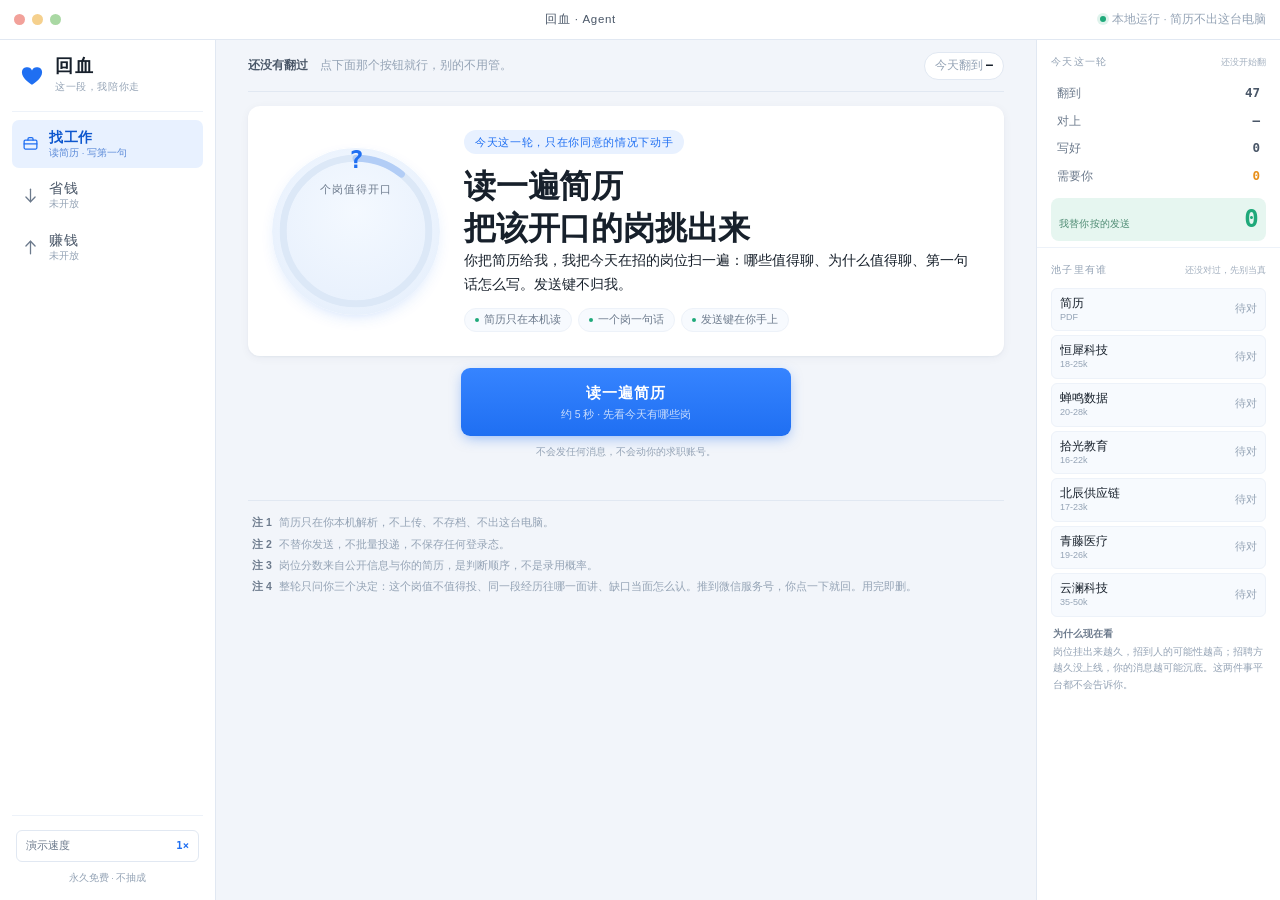
<file: index.html>
<!doctype html>
<html lang="zh-CN">
<head>
  <meta charset="utf-8" />
  <meta name="viewport" content="width=device-width, initial-scale=1" />
  <title>回血 · 找工作</title>
  <meta name="description" content="一个跑在你电脑上的助手：读一遍简历，把今天值得开口的岗位挑出来，一个岗一句话。" />
  <link rel="icon" href="data:image/svg+xml,%3Csvg xmlns='http://www.w3.org/2000/svg' viewBox='0 0 32 32'%3E%3Crect width='32' height='32' rx='8' fill='%231F6FF2'/%3E%3Cpath d='M16 25S7 20 7 14a4.4 4.4 0 0 1 9-1 4.4 4.4 0 0 1 9 1c0 6-9 11-9 11Z' fill='%23fff'/%3E%3C/svg%3E" />
  <link rel="stylesheet" href="style.css" />
</head>
<body>

<div class="shell">

  <header class="titlebar">
    <div class="tb-lights"><i></i><i></i><i></i></div>
    <div class="tb-title">回血 · Agent<span class="tb-live" id="tbLive" hidden></span></div>
    <div class="tb-right"><span class="tb-dot"></span><span>本地运行 · 简历不出这台电脑</span></div>
  </header>

  <aside class="sidebar">
    <div class="brand">
      <svg viewBox="0 0 26 26" fill="none" aria-hidden="true">
        <path d="M13 22S3.6 16.6 3.6 10.4a4.9 4.9 0 0 1 9.4-1.6 4.9 4.9 0 0 1 9.4 1.6C22.4 16.6 13 22 13 22Z" fill="#1F6FF2"/>
      </svg>
      <div><b>回血</b><span>这一段，我陪你走</span></div>
    </div>

    <nav class="tabs">
      <button class="tab on" data-tab="job" type="button">
        <svg viewBox="0 0 20 20" aria-hidden="true"><rect x="2.5" y="6" width="15" height="10.5" rx="1.4"/><path d="M7 6V4.6A1.6 1.6 0 0 1 8.6 3h2.8A1.6 1.6 0 0 1 13 4.6V6"/><path d="M2.5 10.5h15"/></svg>
        <span class="tb-name">找工作</span><span class="tb-sub">读简历 · 写第一句</span>
      </button>
      <button class="tab" data-tab="save" type="button">
        <svg viewBox="0 0 20 20" aria-hidden="true"><path d="M10 2.6v14.8"/><path d="M4.6 11.8 10 17.4l5.4-5.6"/></svg>
        <span class="tb-name">省钱</span><span class="tb-sub">未开放</span>
      </button>
      <button class="tab" data-tab="earn" type="button">
        <svg viewBox="0 0 20 20" aria-hidden="true"><path d="M10 17.4V2.6"/><path d="M4.6 8.2 10 2.6l5.4 5.6"/></svg>
        <span class="tb-name">赚钱</span><span class="tb-sub">未开放</span>
      </button>
    </nav>

    <div class="side-foot">
      <button class="sf-btn" id="speed" type="button">演示速度 <b id="speedVal">1×</b></button>
      <div class="sf-note">永久免费 · 不抽成</div>
    </div>
  </aside>

  <main class="pane" id="pane">

    <!-- ============ 找工作 ============ -->
    <div id="paneJob">
      <div class="wrap">

        <!-- 状态条 -->
        <div class="statusline">
          <span class="sl-st" id="stPhase">还没有翻过</span>
          <span class="sl-tip" id="stTip">点下面那个按钮就行，别的不用管。</span>
          <span class="sl-acct">今天翻到 <b id="stTotal">—</b></span>
        </div>

        <!-- 主舞台 -->
        <section class="stage" id="stage">

          <!-- 圆盘 -->
          <div class="dial" id="dial">
            <svg viewBox="0 0 240 240" aria-hidden="true">
              <circle class="d-track" cx="120" cy="120" r="104"/>
              <circle class="d-fill" id="dFill" cx="120" cy="120" r="104"
                stroke-dasharray="653.45" stroke-dashoffset="653.45"/>
              <circle class="d-sweep" cx="120" cy="120" r="104"
                stroke-dasharray="70 583.45" stroke-dashoffset="0"/>
            </svg>
            <div class="dial-in">
              <div class="d-num sm" id="dNum">?</div>
              <div class="d-unit" id="dUnit">个岗值得开口</div>
            </div>
          </div>

          <!-- 头版文案 -->
          <div class="stage-copy">
            <div class="kicker" id="kicker">今天这一轮，只在你同意的情况下动手</div>
            <h1 id="h1">读一遍简历<br>把该开口的岗挑出来</h1>
            <p class="sub" id="h1sub">你把简历给我，我把今天在招的岗位扫一遍：哪些值得聊、为什么值得聊、第一句话怎么写。发送键不归我。</p>
            <div class="h1-chips">
              <span><i></i>简历只在本机读</span>
              <span><i></i>一个岗一句话</span>
              <span><i></i>发送键在你手上</span>
            </div>
          </div>

        </section>

        <!-- 大按钮 -->
        <div class="cta">
          <button class="big" id="bigBtn" type="button">
            <span class="bg-main" id="bgMain">读一遍简历</span>
            <span class="bg-sub" id="bgSub">约 5 秒 · 先看今天有哪些岗</span>
          </button>
          <div class="cta-note" id="ctaNote">不会发任何消息，不会动你的求职账号。</div>
        </div>

        <!-- 需要你 -->
        <section class="handoff" id="handoff" hidden>
          <div class="ho-h">
            <b>需要你接手 <i id="hoCount">0</i></b>
            <span>整轮只有三个决定，按求职的顺序问</span>
          </div>
          <div class="ho-list" id="hoList"></div>
        </section>

        <!-- 执行的滚动记录 -->
        <section class="feed" id="feed" hidden>
          <div class="fd-h"><i></i><b>在做什么</b><span id="fdCount">0 步</span></div>
          <div class="fd-body" id="fdBody"></div>
        </section>

        <!-- 结果分层 -->
        <section class="wrapup" id="wrapup" hidden>
          <div class="wu-h">这一轮的分层</div>
          <ol class="wu-list" id="wuList"></ol>
          <div class="wu-top">
            <div class="wu-top-h">建议先投这三个</div>
            <div class="wu-top-l" id="wuTop"></div>
          </div>
        </section>

        <!-- 清单 -->
        <section class="listsec" id="listsec" hidden>
          <div class="lh">
            <h2 id="lhTitle">扫了 47 个</h2>
            <span id="lhMeta"></span>
          </div>
          <div class="rows" id="rows"></div>
        </section>

        <!-- 页脚 -->
        <footer class="fine">
          <p><b>注 1</b> 简历只在你本机解析，不上传、不存档、不出这台电脑。</p>
          <p><b>注 2</b> 不替你发送，不批量投递，不保存任何登录态。</p>
          <p><b>注 3</b> 岗位分数来自公开信息与你的简历，是判断顺序，不是录用概率。</p>
          <p><b>注 4</b> 整轮只问你三个决定：这个岗值不值得投、同一段经历往哪一面讲、缺口当面怎么认。推到微信服务号，你点一下就回。用完即删。</p>
        </footer>
      </div>
    </div>

    <!-- 省钱 -->
    <div id="paneSave" hidden>
      <div class="wrap">
        <section class="soon">
          <div class="soon-k">省钱</div>
          <h2>这一栏还没开。</h2>
          <p>能做的事其实一样：把散在各平台的积分、券、过期没用的权益翻一遍，换成话费、提现额度、还款金。</p>
          <div class="soon-note"><b>现在没有开着。</b>点过来只是看一眼，它不会自己动。</div>
        </section>
      </div>
    </div>

    <div id="paneEarn" hidden>
      <div class="wrap">
        <section class="soon">
          <div class="soon-k">赚钱</div>
          <h2>这一栏，暂时不做。</h2>
          <p>「动动手指月入过万」多半是要你先交钱，或者拿你的号去做别人的事。我不碰。真正能做的零碎活，报酬低到你不会想做。</p>
          <div class="soon-note"><b>空着也是一种回答。</b></div>
        </section>
      </div>
    </div>

  </main>

  <!-- ===== 右侧常驻栏：今天这一轮的账 + 翻到了谁 ===== -->
  <aside class="rail" id="rail">

    <div class="rail-sec">
      <div class="rl-h">今天这一轮<span id="ssFoot">还没开始翻</span></div>
      <div class="rl-row"><span>翻到</span><b id="ssFound">47</b></div>
      <div class="rl-row"><span>对上</span><b id="ssMatch">—</b></div>
      <div class="rl-row"><span>写好</span><b id="ssDone">0</b></div>
      <div class="rl-row"><span>需要你</span><b id="ssNeed" class="amb">0</b></div>
      <div class="rl-send">
        <span>我替你按的发送</span>
        <b id="ssMoney">0</b>
      </div>
    </div>

    <div class="rail-sec rail-grow">
      <div class="rl-h">池子里有谁<span id="railTip">还没对过，先别当真</span></div>
      <div class="pv-grid" id="pvGrid"></div>
      <p class="rl-note"><b>为什么现在看</b>岗位挂出来越久，招到人的可能性越高；招聘方越久没上线，你的消息越可能沉底。这两件事平台都不会告诉你。</p>
    </div>

  </aside>
</div>

<!-- ===== 微信服务号模拟 ===== -->
<div class="wx" id="wx" hidden>
  <div class="wx-mask" data-wx-close></div>
  <div class="wx-phone">
    <div class="wx-bar"><span>9:41</span><span>微信服务号 · 回血</span><button class="wx-x" data-wx-close type="button">关闭</button></div>
    <div class="wx-chat" id="wxChat"></div>
    <div class="wx-in">
      <span class="wx-in-ph" id="wxPh">点一个回复…</span>
      <div class="wx-opts" id="wxOpts"></div>
    </div>
  </div>
</div>

<div class="toast" id="toast"></div>
<script src="tasks.js"></script>
<script src="app.js"></script>
</body>
</html>
</file>
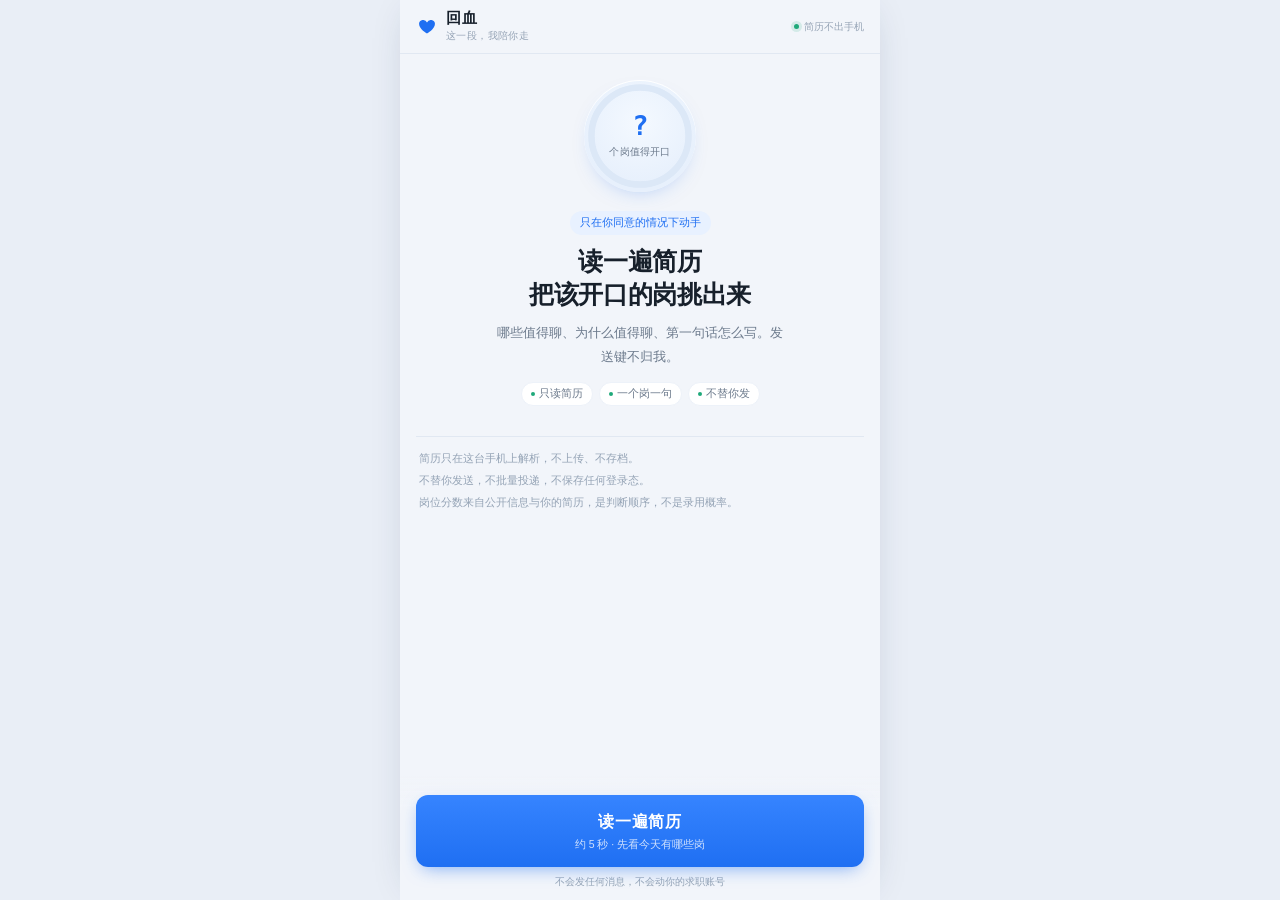
<file: h5/index.html>
<!doctype html>
<html lang="zh-CN">
<head>
  <meta charset="utf-8" />
  <meta name="viewport" content="width=device-width,initial-scale=1,viewport-fit=cover,maximum-scale=1,user-scalable=no" />
  <meta name="format-detection" content="telephone=no" />
  <meta name="theme-color" content="#F2F5FA" />
  <title>回血 · 找工作</title>
  <meta name="description" content="读一遍简历，把今天值得开口的岗挑出来，一个岗一句话。发送键在你手上。" />
  <link rel="icon" href="data:image/svg+xml,%3Csvg xmlns='http://www.w3.org/2000/svg' viewBox='0 0 32 32'%3E%3Crect width='32' height='32' rx='8' fill='%231F6FF2'/%3E%3Cpath d='M16 25S7 20 7 14a4.4 4.4 0 0 1 9-1 4.4 4.4 0 0 1 9 1c0 6-9 11-9 11Z' fill='%23fff'/%3E%3C/svg%3E" />
  <link rel="stylesheet" href="style.css" />
</head>
<body>

<div class="app" id="app">

  <!-- 顶栏 -->
  <header class="top">
    <div class="top-l">
      <svg class="logo" viewBox="0 0 26 26" fill="none" aria-hidden="true">
        <path d="M13 22S3.6 16.6 3.6 10.4a4.9 4.9 0 0 1 9.4-1.6 4.9 4.9 0 0 1 9.4 1.6C22.4 16.6 13 22 13 22Z" fill="#1F6FF2"/>
      </svg>
      <div class="top-t"><b>回血</b><span>这一段，我陪你走</span></div>
    </div>
    <div class="top-r">
      <button class="top-pub" id="pubBtn" type="button" hidden>公众号<i id="pubBadge">0</i></button>
      <i></i>简历不出手机
    </div>
  </header>

  <main class="main" id="main">

    <!-- 首屏：一句话 + 一个按钮 -->
    <section class="hero" id="hero">
      <div class="hero-ring">
        <svg viewBox="0 0 120 120" aria-hidden="true">
          <circle class="hr-track" cx="60" cy="60" r="52"/>
          <circle class="hr-fill" id="hrFill" cx="60" cy="60" r="52"
            stroke-dasharray="326.73" stroke-dashoffset="326.73"/>
        </svg>
        <div class="hr-in">
          <b id="hNum">?</b>
          <span id="hUnit">个岗值得开口</span>
        </div>
      </div>
      <p class="kicker" id="kicker">只在你同意的情况下动手</p>
      <h1 id="h1">读一遍简历<br>把该开口的岗挑出来</h1>
      <p class="sub" id="sub">哪些值得聊、为什么值得聊、第一句话怎么写。发送键不归我。</p>
      <div class="chips">
        <span><i></i>只读简历</span>
        <span><i></i>一个岗一句</span>
        <span><i></i>不替你发</span>
      </div>
    </section>

    <!-- 这一轮的小账 -->
    <section class="tally" id="tally" hidden>
      <div class="tl"><span>翻到</span><b id="tFound">—</b></div>
      <div class="tl"><span>对上</span><b id="tMatch">—</b></div>
      <div class="tl"><span>写好</span><b id="tDone">0</b></div>
      <div class="tl"><span>需要你</span><b id="tNeed" class="amb">0</b></div>
      <div class="tl tl-send"><span>我替你按的发送</span><b id="tSend">0</b></div>
    </section>

    <!-- 需要你 -->
    <section class="handoff" id="handoff" hidden>
      <div class="ho-h"><b>要你回一句 <i id="hoCount">0</i></b><span id="hoHint">点开直接回</span></div>
      <div class="ho-list" id="hoList"></div>
    </section>

    <!-- 执行的滚动记录：每一步都留痕，不只是「正在写」 -->
    <section class="feed" id="feed" hidden>
      <div class="fd-h"><i></i><b>在做什么</b><span id="fdCount">0 步</span></div>
      <div class="fd-body" id="fdBody"></div>
    </section>

    <!-- 结果分层 -->
    <section class="wrapup" id="wrapup" hidden>
      <div class="wu-h">这一轮的分层</div>
      <ol class="wu-list" id="wuList"></ol>
      <div class="wu-top">
        <div class="wu-top-h">建议先投这三个</div>
        <div class="wu-top-l" id="wuTop"></div>
      </div>
    </section>

    <!-- 清单 -->
    <section class="list" id="list" hidden>
      <div class="lh">
        <h2>扫了 47 个，对上 <b id="lhN">6</b> 个</h2>
        <span>按匹配度排，不按薪资排</span>
      </div>
      <div class="rows" id="rows"></div>
    </section>

    <!-- 页脚 -->
    <footer class="fine">
      <p>简历只在这台手机上解析，不上传、不存档。</p>
      <p>不替你发送，不批量投递，不保存任何登录态。</p>
      <p>岗位分数来自公开信息与你的简历，是判断顺序，不是录用概率。</p>
    </footer>

    <div class="spacer"></div>
  </main>

  <!-- 底部固定按钮 -->
  <div class="bar" id="bar">
    <button class="big" id="bigBtn" type="button">
      <span class="bg-main" id="bgMain">读一遍简历</span>
      <span class="bg-sub" id="bgSub">约 5 秒 · 先看今天有哪些岗</span>
    </button>
    <div class="bar-note" id="barNote">不会发任何消息，不会动你的求职账号</div>
  </div>
</div>

<!-- 微信式底部弹层：要你回的那件 -->
<div class="sheet" id="sheet" hidden>
  <div class="sh-mask" data-sh-close></div>
  <div class="sh-body">
    <div class="sh-grab"></div>
    <div class="sh-src"><b>回血</b><span>服务通知 · 刚刚</span></div>
    <div class="sh-msg" id="shMsg">
      <p class="sh-step" id="shStep" hidden></p>
      <p class="sh-t" id="shT">需要你回一句</p>
      <p id="shN">…</p>
    </div>
    <div class="sh-opts" id="shOpts"></div>
    <button class="sh-x" data-sh-close type="button">稍后再说</button>
  </div>
</div>

<!-- ===== 扫描时弹的二维码：这一轮跑完，页面就关了 ===== -->
<div class="qr-sheet" id="qrSheet" hidden>
  <div class="sh-mask"></div>
  <div class="qr-body">
    <div class="qr-grab"></div>
    <div class="qr-top">
      <div class="qr-ring"><b id="qrNum">0/7</b><span>在读</span></div>
      <div class="qr-txt">
        <b id="qrTxt">明天这个点，我再替你扫一遍</b>
        <p id="qrSub">新岗、要你拍板的事，只在公众号里叫你。页面一关，这轮就断了。</p>
      </div>
    </div>

    <div class="qr-code">
      <img id="qrImg" src="qr.png" alt="回血 公众号二维码" width="400" height="400" />
    </div>
    <span class="qr-badge">在微信里长按识别</span>

    <button class="qr-ok" id="qrOk" type="button">关注「回血」，别断在这儿</button>
    <button class="qr-skip" id="qrSkip" type="button">先不关注，页面里也能回</button>
    <p class="qr-fine">演示占位码 · 上线换成真实公众号</p>
  </div>
</div>

<!-- ===== 公众号对话：决策在这一侧完成 ===== -->
<div class="pub" id="pub" hidden>
  <header class="pub-top">
    <button class="pub-back" id="pubBack" type="button" aria-label="返回页面">‹</button>
    <div class="pub-t"><b>回血</b><span>服务号</span></div>
    <span class="pub-more">···</span>
  </header>
  <div class="pub-chat" id="pubChat"></div>
  <div class="pub-in">
    <span class="pub-ph" id="pubPh">演示：点上面的选项就行，不用打字</span>
    <i class="pub-kb">⌾</i>
  </div>
</div>

<div class="toast" id="toast"></div>

<script src="tasks.js"></script>
<script src="app.js"></script>
</body>
</html>
</file>
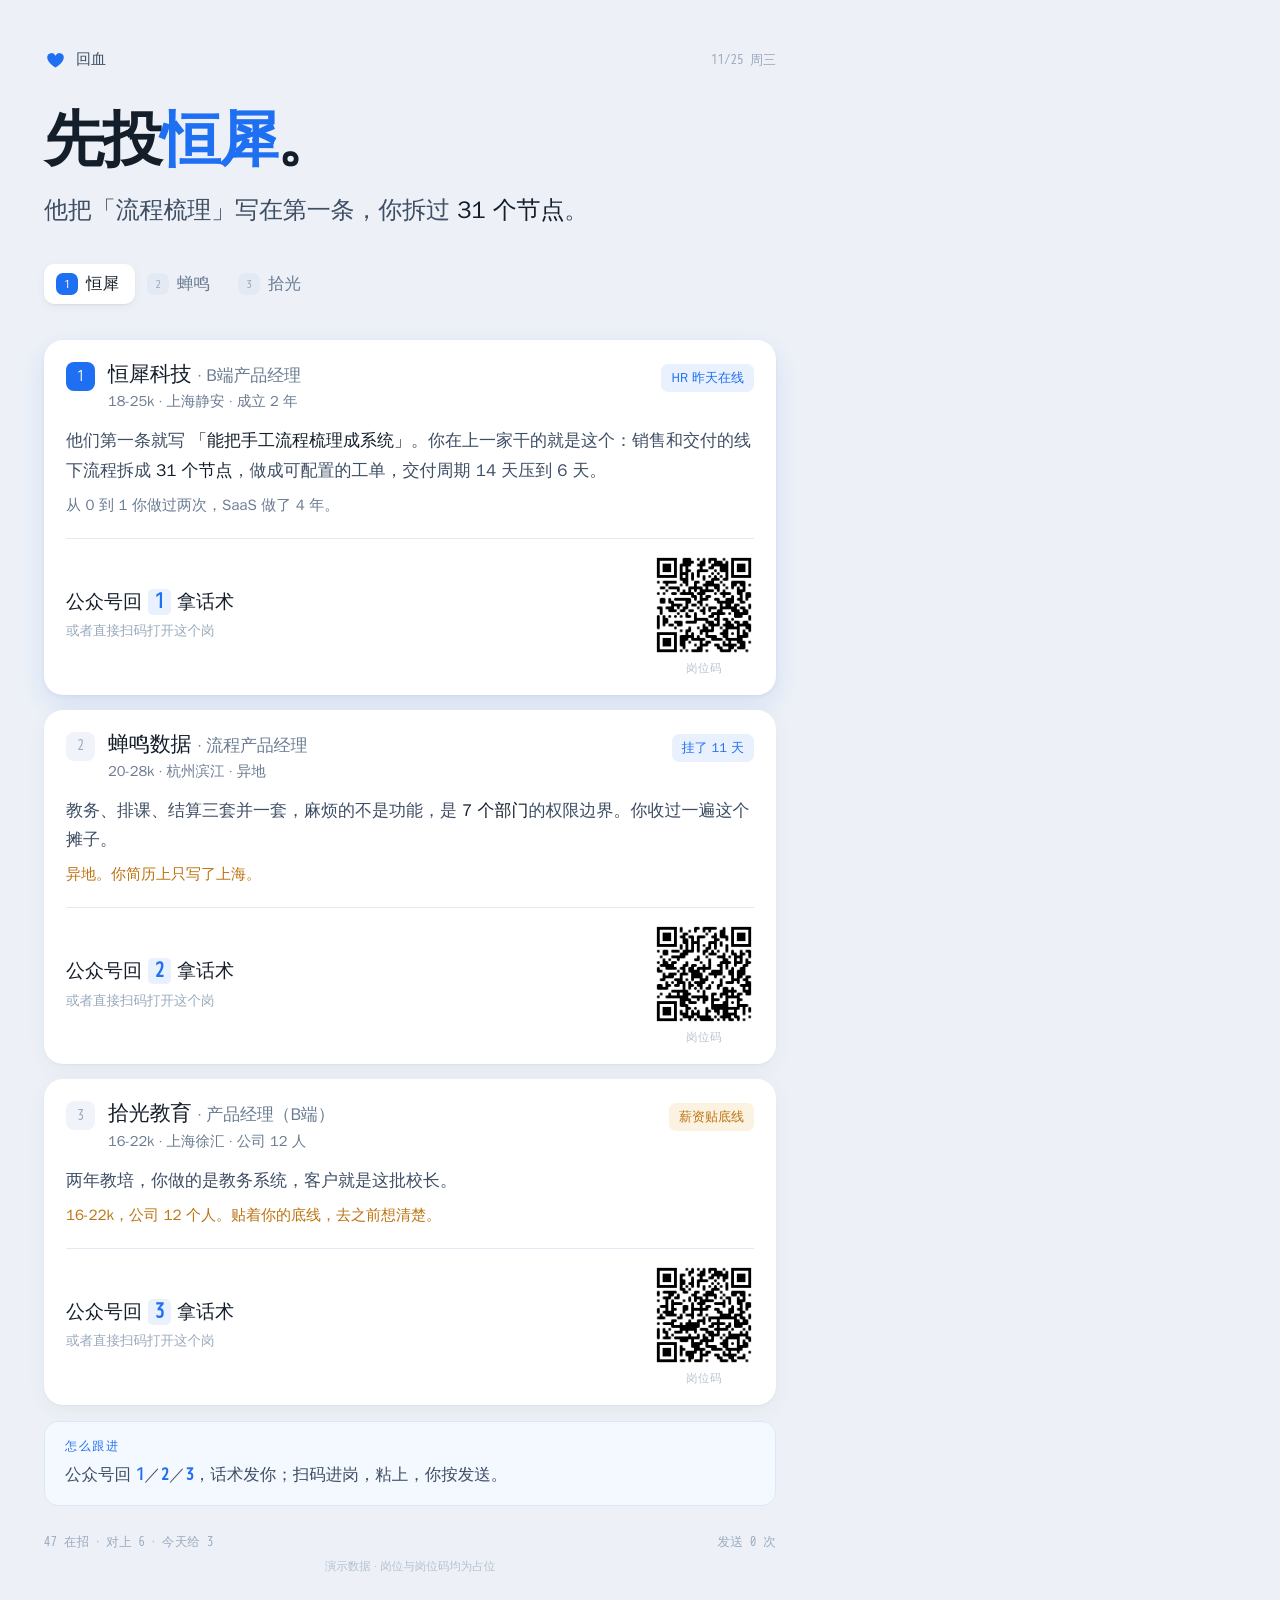
<file: daily-card.html>
<!doctype html>
<html lang="zh-CN">
<head>
<meta charset="utf-8" />
<title>回血 · 今天三个</title>
<link rel="icon" href="data:image/svg+xml,%3Csvg xmlns='http://www.w3.org/2000/svg' viewBox='0 0 32 32'%3E%3Crect width='32' height='32' rx='8' fill='%231F6FF2'/%3E%3Cpath d='M16 25S7 20 7 14a4.4 4.4 0 0 1 9-1 4.4 4.4 0 0 1 9 1c0 6-9 11-9 11Z' fill='%23fff'/%3E%3C/svg%3E" />
<style>
:root{
  --bg:#EDF1F7;--card:#FFFFFF;
  --ink:#141E2A;--ink-2:#3E4E64;--ink-3:#6A7B91;--ink-4:#9BAABD;
  --line:#E4EAF3;--line-2:#F0F4F9;
  --blue:#1F6FF2;--blue-soft:#E9F1FF;--blue-tint:#F4F8FF;
  --green:#178A63;--amber:#BC7310;--amber-soft:#FCF2E1;
  --sans:"PingFang SC","WenQuanYi Zen Hei","Noto Sans SC","Microsoft YaHei",sans-serif;
  --mono:"SFMono-Regular",ui-monospace,Menlo,Consolas,"WenQuanYi Zen Hei Mono",monospace;
}
*{margin:0;padding:0;box-sizing:border-box}
body{width:820px;background:var(--bg);color:var(--ink);
  font-family:var(--sans);-webkit-font-smoothing:antialiased;
  font-variant-numeric:tabular-nums}

/* ================= 第一屏 ================= */
.hero{padding:48px 44px 36px}
.bar{display:flex;align-items:center;gap:9px;margin-bottom:36px}
.bar svg{width:23px;height:23px;flex:none}
.bar b{font-size:15px;font-weight:600;color:var(--ink-2)}
.bar span{margin-left:auto;font-family:var(--mono);font-size:13px;color:var(--ink-4)}

.verdict{font-size:60px;font-weight:800;line-height:1.12;letter-spacing:-.03em}
.verdict em{font-style:normal;color:var(--blue)}
.why{margin-top:18px;font-size:24px;line-height:1.5;color:var(--ink-2);letter-spacing:-.005em}
.why b{color:var(--ink);font-weight:700}

.strip{margin-top:36px;display:flex;align-items:center;gap:0}
.s-i{display:flex;align-items:center;gap:8px;padding:9px 16px 9px 12px;border-radius:10px}
.s-i.on{background:var(--card);box-shadow:0 1px 2px rgba(20,40,75,.06),0 3px 10px rgba(20,40,75,.05)}
.s-i i{width:22px;height:22px;border-radius:7px;background:#E4EAF3;color:var(--ink-4);
  font-family:var(--mono);font-size:11.5px;font-weight:700;display:grid;place-items:center;font-style:normal}
.s-i.on i{background:var(--blue);color:#fff}
.s-i b{font-size:16.5px;font-weight:600;color:var(--ink-3)}
.s-i.on b{color:var(--ink)}

/* ================= 怎么用（只说一次） ================= */
.how{margin:16px 44px 0;background:var(--blue-tint);border:1px solid #DCE8FA;border-radius:14px;
  padding:16px 20px 17px}
.how-k{font-size:12px;letter-spacing:.14em;color:var(--blue);font-weight:700;margin-bottom:7px}
.how-line{font-size:16.5px;line-height:1.6;color:var(--ink-2)}
.how-line em{font-style:normal;font-weight:800;color:var(--blue);font-family:var(--mono)}


/* ================= 岗位 ================= */
.list{padding:0 44px;display:flex;flex-direction:column;gap:15px}
.job{background:var(--card);border-radius:19px;
  box-shadow:0 1px 2px rgba(20,40,75,.04),0 5px 20px rgba(20,40,75,.05);overflow:hidden}
.job.first{box-shadow:0 2px 4px rgba(20,40,75,.05),0 10px 28px rgba(31,111,242,.12)}

.j-head{display:flex;align-items:flex-start;gap:13px;padding:21px 22px 15px}
.j-n{width:29px;height:29px;border-radius:8px;background:#F0F4FA;color:var(--ink-4);
  display:grid;place-items:center;flex:none;font-family:var(--mono);font-size:13.5px;font-weight:700;margin-top:1px}
.job.first .j-n{background:var(--blue);color:#fff}
.j-t{flex:1;min-width:0}
.j-name{font-size:21px;font-weight:700;line-height:1.3;letter-spacing:-.008em}
.j-name span{font-size:17px;font-weight:500;color:var(--ink-3)}
.j-meta{margin-top:4px;font-size:14.5px;color:var(--ink-3)}
.j-tag{flex:none;font-size:13px;font-weight:600;padding:5px 10px;border-radius:7px;white-space:nowrap;
  background:var(--blue-soft);color:var(--blue);margin-top:3px}
.j-tag.warn{background:var(--amber-soft);color:var(--amber)}

/* 匹配说明：一段主、一句辅，不排比 */
.j-why{padding:0 22px 4px}
.j-why p{font-size:17px;line-height:1.72;color:var(--ink-2)}
.j-why p q{quotes:"「" "」";color:var(--ink);font-weight:600}
.j-why p b{font-weight:700;color:var(--ink)}
.j-why .aside{margin-top:8px;font-size:15px;line-height:1.65;color:var(--ink-3)}
.j-why .aside.caveat{color:var(--amber)}

/* 二维码 */
.j-go{margin:16px 22px 0;padding:16px 0 19px;border-top:1px solid var(--line);
  display:flex;align-items:center;gap:16px}
.j-go .qr-txt{flex:1;min-width:0}
.j-go .qr-key{font-size:19px;line-height:1.4;color:var(--ink);font-weight:600}
.j-go .qr-lead{margin-top:6px;font-size:13.5px;color:var(--ink-4);line-height:1.5}
.j-go .qr-key em{font-style:normal;font-weight:800;color:var(--blue);background:var(--blue-soft);
  padding:1px 7px;border-radius:5px;font-family:var(--mono)}
.qr{flex:none;display:flex;flex-direction:column;align-items:center;gap:6px}
.qr img{width:100px;height:100px;border-radius:8px;display:block}
.qr span{font-size:11.5px;color:#B6C3D3;letter-spacing:.04em}

/* ================= 尾 ================= */
.foot{padding:24px 44px 42px}
.f-note{display:flex;justify-content:space-between;align-items:center;
  font-size:12.5px;color:var(--ink-4);padding-top:4px}
.f-note span{font-family:var(--mono);letter-spacing:.03em}
.f-demo{margin-top:8px;text-align:center;font-size:11.5px;color:#B4C0CF}
</style>
</head>
<body>

<!-- 第一屏 31 字 -->
<section class="hero">
  <div class="bar">
    <svg viewBox="0 0 26 26" fill="none"><path d="M13 22S3.6 16.6 3.6 10.4a4.9 4.9 0 0 1 9.4-1.6 4.9 4.9 0 0 1 9.4 1.6C22.4 16.6 13 22 13 22Z" fill="#1F6FF2"/></svg>
    <b>回血</b>
    <span>11/25 周三</span>
  </div>

  <h1 class="verdict">先投<em>恒犀</em>。</h1>
  <p class="why">他把「流程梳理」写在第一条，你拆过 <b>31 个节点</b>。</p>

  <div class="strip">
    <div class="s-i on"><i>1</i><b>恒犀</b></div>
    <div class="s-i"><i>2</i><b>蝉鸣</b></div>
    <div class="s-i"><i>3</i><b>拾光</b></div>
  </div>
</section>


<main class="list">

  <!-- 1 -->
  <article class="job first">
    <div class="j-head">
      <span class="j-n">1</span>
      <div class="j-t">
        <div class="j-name">恒犀科技 <span>· B端产品经理</span></div>
        <div class="j-meta">18-25k · 上海静安 · 成立 2 年</div>
      </div>
      <span class="j-tag">HR 昨天在线</span>
    </div>
    <div class="j-why">
      <p>他们第一条就写 <q>能把手工流程梳理成系统</q>。你在上一家干的就是这个：销售和交付的线下流程拆成 <b>31 个节点</b>，做成可配置的工单，交付周期 14 天压到 6 天。</p>
      <p class="aside">从 0 到 1 你做过两次，SaaS 做了 4 年。</p>
    </div>
    <div class="j-go">
      <div class="qr-txt">
        <div class="qr-key">公众号回 <em>1</em> 拿话术</div>
        <div class="qr-lead">或者直接扫码打开这个岗</div>
      </div>
      <div class="qr"><img src="card/hx.png" alt="恒犀科技 岗位二维码" /><span>岗位码</span></div>
    </div>
  </article>

  <!-- 2 -->
  <article class="job">
    <div class="j-head">
      <span class="j-n">2</span>
      <div class="j-t">
        <div class="j-name">蝉鸣数据 <span>· 流程产品经理</span></div>
        <div class="j-meta">20-28k · 杭州滨江 · 异地</div>
      </div>
      <span class="j-tag">挂了 11 天</span>
    </div>
    <div class="j-why">
      <p>教务、排课、结算三套并一套，麻烦的不是功能，是 <b>7 个部门</b>的权限边界。你收过一遍这个摊子。</p>
      <p class="aside caveat">异地。你简历上只写了上海。</p>
    </div>
    <div class="j-go">
      <div class="qr-txt">
        <div class="qr-key">公众号回 <em>2</em> 拿话术</div>
        <div class="qr-lead">或者直接扫码打开这个岗</div>
      </div>
      <div class="qr"><img src="card/cm.png" alt="蝉鸣数据 岗位二维码" /><span>岗位码</span></div>
    </div>
  </article>

  <!-- 3 -->
  <article class="job">
    <div class="j-head">
      <span class="j-n">3</span>
      <div class="j-t">
        <div class="j-name">拾光教育 <span>· 产品经理（B端）</span></div>
        <div class="j-meta">16-22k · 上海徐汇 · 公司 12 人</div>
      </div>
      <span class="j-tag warn">薪资贴底线</span>
    </div>
    <div class="j-why">
      <p>两年教培，你做的是教务系统，客户就是这批校长。</p>
      <p class="aside caveat">16-22k，公司 12 个人。贴着你的底线，去之前想清楚。</p>
    </div>
    <div class="j-go">
      <div class="qr-txt">
        <div class="qr-key">公众号回 <em>3</em> 拿话术</div>
        <div class="qr-lead">或者直接扫码打开这个岗</div>
      </div>
      <div class="qr"><img src="card/sg.png" alt="拾光教育 岗位二维码" /><span>岗位码</span></div>
    </div>
  </article>

</main>

<!-- 走法：读完三个再给，附在清单之后 -->
<section class="how">
  <div class="how-k">怎么跟进</div>
  <div class="how-line">公众号回 <em>1</em>／<em>2</em>／<em>3</em>，话术发你；扫码进岗，粘上，你按发送。</div>
</section>

<footer class="foot">
  <div class="f-note">
    <span>47 在招 · 对上 6 · 今天给 3</span>
    <span>发送 0 次</span>
  </div>
  <p class="f-demo">演示数据 · 岗位与岗位码均为占位</p>
</footer>

</body>
</html>
</file>
<file: style.css>
/* ===== 回血 · 找工作 · 桌面端 =====
   和「省钱」同一套骨架：浅灰底、白卡片、蓝色主色、大圆盘、
   一个显眼的按钮。区别只在任务本身——这里办的是岗位，不是积分。 */

:root{
  --bg:#F2F5FA;
  --bg-2:#E8EEF7;
  --card:#FFFFFF;
  --card-2:#F7FAFE;
  --ink:#17202B;
  --ink-2:#4A5768;
  --ink-3:#6C7A8C;
  --ink-4:#94A3B5;
  --line:#E1E8F2;
  --line-2:#EDF2F9;
  --blue:#1F6FF2;
  --blue-2:#0E57CE;
  --blue-soft:#E8F1FF;
  --cyan:#37B7F0;
  --green:#1FA97A;
  --green-soft:#E6F6F0;
  --amber:#E8901B;
  --amber-soft:#FDF3E2;
  --red:#D93F3F;
  --sans:"PingFang SC","Hiragino Sans GB","Noto Sans SC","Microsoft YaHei",-apple-system,
    BlinkMacSystemFont,"Segoe UI",sans-serif;
  --mono:ui-monospace,"SFMono-Regular","SF Mono",Menlo,Consolas,monospace;
  --sh:0 2px 10px rgba(23,45,80,.05), 0 1px 2px rgba(23,45,80,.04);
  --sh-lg:0 8px 26px rgba(23,45,80,.09), 0 2px 6px rgba(23,45,80,.04);
}

*{margin:0;padding:0;box-sizing:border-box}
[hidden]{display:none!important}
html{-webkit-font-smoothing:antialiased;-webkit-text-size-adjust:100%}
body{
  background:var(--bg);color:var(--ink);
  font-family:var(--sans);font-size:14px;line-height:1.7;
  font-variant-numeric:tabular-nums;overflow:hidden;
}
::selection{background:#CFE2FF;color:var(--ink)}
button{font:inherit;color:inherit;border:0;background:none;cursor:pointer}
h1,h2,h3{font-weight:600}

/* ================= 外壳 ================= */
.shell{
  height:100vh;display:grid;
  grid-template-columns:216px minmax(0,1fr) 272px;grid-template-rows:40px minmax(0,1fr);
  grid-template-areas:"tb tb tb" "side pane rail";
}

.titlebar{grid-area:tb;display:flex;align-items:center;gap:14px;padding:0 14px;
  background:#FFFFFF;border-bottom:1px solid var(--line);
  font-size:11.5px;color:var(--ink-3)}
.tb-lights{display:flex;gap:7px;flex:none}
.tb-lights i{width:11px;height:11px;border-radius:50%;display:block;background:#D8DFE9}
.tb-lights i:nth-child(1){background:#F2A19A}
.tb-lights i:nth-child(2){background:#F5D08D}
.tb-lights i:nth-child(3){background:#A9D8A3}
.tb-title{flex:1;display:flex;align-items:center;justify-content:center;gap:10px;
  color:var(--ink-2);letter-spacing:.06em}
.tb-right{display:flex;align-items:center;gap:6px;flex:none;white-space:nowrap;
  color:var(--ink-4)}
.tb-dot{width:6px;height:6px;border-radius:50%;background:var(--green);
  box-shadow:0 0 0 3px rgba(31,169,122,.14)}
.tb-live{display:inline-flex;align-items:center;gap:5px;color:var(--blue);font-size:10.5px;
  padding:2px 8px;border-radius:20px;background:var(--blue-soft)}
.tb-live::before{content:"";width:5px;height:5px;border-radius:50%;background:var(--blue);
  animation:pulse 1.2s ease-in-out infinite}
@keyframes pulse{50%{opacity:.25}}

/* 侧栏 */
.sidebar{grid-area:side;display:flex;flex-direction:column;padding:16px 12px 14px;
  background:#FFFFFF;border-right:1px solid var(--line);overflow-y:auto}
.brand{display:flex;align-items:center;gap:9px;padding:0 6px 16px}
.brand svg{width:28px;height:28px;flex:none}
.brand b{display:block;font-size:18px;font-weight:600;letter-spacing:.1em;line-height:1.2}
.brand span{display:block;font-size:10px;color:var(--ink-4);letter-spacing:.06em}

.tabs{display:flex;flex-direction:column;gap:3px;padding-top:8px;border-top:1px solid var(--line-2)}
.tab{display:grid;grid-template-columns:18px 1fr;grid-template-rows:auto auto;
  column-gap:9px;align-items:center;text-align:left;padding:9px 10px;border-radius:7px;
  transition:.16s;color:var(--ink-3)}
.tab svg{grid-row:1/3;width:17px;height:17px;fill:none;stroke:currentColor;stroke-width:1.5;
  stroke-linecap:round;stroke-linejoin:round}
.tab .tb-name{font-size:13.5px;letter-spacing:.04em;line-height:1.35;color:var(--ink-2)}
.tab .tb-sub{font-size:9.5px;color:var(--ink-4);line-height:1.3}
.tab:hover{background:var(--card-2)}
.tab.on{background:var(--blue-soft)}
.tab.on svg{stroke:var(--blue)}
.tab.on .tb-name{color:var(--blue-2);font-weight:600}
.tab.on .tb-sub{color:#5B8AD8}

/* 侧栏小账 */
.side-mini{margin-top:16px;padding:10px 4px 0;border-top:1px solid var(--line-2)}
.sm-h{font-size:9.5px;letter-spacing:.14em;color:var(--ink-4);padding:0 8px 5px}
.sm-row{display:flex;justify-content:space-between;align-items:baseline;padding:4px 8px;
  font-size:11.5px;color:var(--ink-3);border-radius:5px}
.sm-row b{font-family:var(--mono);font-size:11.5px;font-weight:600;color:var(--ink-2)}
.sm-row b.red{color:var(--blue)}

.side-foot{margin-top:auto;padding:14px 4px 0;border-top:1px solid var(--line-2)}
.sf-btn{display:flex;justify-content:space-between;width:100%;font-size:10.5px;
  color:var(--ink-3);padding:6px 9px;border:1px solid var(--line);border-radius:6px;
  background:#fff;transition:.16s}
.sf-btn:hover{border-color:#B9CBDD;color:var(--ink-2)}
.sf-btn b{font-family:var(--mono);font-weight:600;color:var(--blue)}
.sf-note{font-size:9.5px;color:var(--ink-4);margin-top:8px;text-align:center}

/* 主区 */
.pane{grid-area:pane;overflow-y:auto;min-width:0}
.wrap{max-width:880px;margin:0 auto;padding:0 32px 70px}

/* 状态条 */
.statusline{position:sticky;top:0;z-index:20;display:flex;align-items:center;gap:12px;
  padding:12px 0 11px;background:var(--bg);border-bottom:1px solid var(--line);
  font-size:11.5px}
.statusline::before{content:"";position:absolute;left:0;right:0;top:-40px;height:40px;
  background:var(--bg)}
.sl-st{color:var(--ink-2);font-weight:600;white-space:nowrap;display:flex;align-items:center;gap:6px}
.sl-st.live{color:var(--blue)}
.sl-st.live::before{content:"";width:6px;height:6px;border-radius:50%;background:var(--blue);
  animation:pulse 1.2s ease-in-out infinite}
.sl-tip{color:var(--ink-4);flex:1;min-width:0;overflow:hidden;text-overflow:ellipsis;
  white-space:nowrap}
.sl-acct{color:var(--ink-4);white-space:nowrap;padding:3px 10px;background:#fff;
  border:1px solid var(--line);border-radius:20px}
.sl-acct b{font-family:var(--mono);color:var(--ink);font-weight:600}

/* ================= 右侧常驻栏 ================= */
.rail{grid-area:rail;background:#fff;border-left:1px solid var(--line);
  display:flex;flex-direction:column;overflow-y:auto;min-height:0}
.rail-sec{padding:14px 14px 4px;flex:none}
.rail-sec+.rail-sec{margin-top:2px;border-top:1px solid var(--line-2)}
.rail-grow{flex:1;min-height:0}
.rl-h{display:flex;align-items:baseline;justify-content:space-between;gap:8px;
  font-size:9.5px;letter-spacing:.14em;color:var(--ink-4);margin-bottom:9px}
.rl-h span{font-size:9px;letter-spacing:0;color:var(--ink-4);opacity:.85;
  white-space:nowrap;overflow:hidden;text-overflow:ellipsis}
.rl-row{display:flex;justify-content:space-between;align-items:baseline;padding:3px 6px;
  font-size:11.5px;color:var(--ink-3);border-radius:5px}
.rl-row b{font-family:var(--mono);font-size:12.5px;font-weight:600;color:var(--ink-2)}
.rl-row b.amb{color:var(--amber)}
.rl-send{margin-top:9px;padding:9px 8px;border-radius:8px;background:var(--green-soft);
  display:flex;align-items:baseline;justify-content:space-between;gap:6px}
.rl-send span{font-size:10px;color:#4D8A72;letter-spacing:.02em}
.rl-send b{font-family:var(--mono);font-size:24px;font-weight:700;line-height:1;
  letter-spacing:-.6px;color:var(--green)}
.rl-note{margin:9px 2px 16px;font-size:9.5px;line-height:1.75;color:var(--ink-4)}
.rl-note b{display:block;color:var(--ink-3);font-weight:600;margin-bottom:1px}

/* 栏里的岗位小格：竖排一行一个 */
.rail .pv-grid{display:flex;flex-direction:column;gap:4px}
.rail .pv{padding:6px 8px;display:grid;grid-template-columns:1fr auto;gap:0 8px;
  align-items:baseline;border-radius:6px}
.rail .pv-n{font-size:11.5px;grid-column:1}
.rail .pv-t{font-size:9px;grid-column:1;color:var(--ink-4)}
.rail .pv-num{grid-column:2;grid-row:1/3;align-self:center;margin:0;font-size:11px}

/* ================= 主舞台 ================= */
.stage{display:grid;grid-template-columns:184px minmax(0,1fr);gap:30px;
  align-items:center;margin-top:14px;padding:22px 28px;background:var(--card);
  border-radius:12px;box-shadow:var(--sh)}

.h1-chips{display:flex;flex-wrap:wrap;gap:6px;margin-top:11px}
.h1-chips span{display:inline-flex;align-items:center;gap:5px;font-size:10.5px;
  color:var(--ink-3);background:var(--card-2);border:1px solid var(--line-2);
  border-radius:20px;padding:2px 10px}
.h1-chips i{width:4px;height:4px;border-radius:50%;background:var(--green)}

.dial{position:relative;width:184px;height:184px;flex:none;border-radius:50%;
  background:radial-gradient(circle at 50% 38%,#F4F9FF 0%,#EAF2FD 62%,#E4EEFB 100%);
  box-shadow:inset 0 1px 0 #fff, 0 6px 20px -12px rgba(31,111,242,.45)}
.dial::before{content:"";position:absolute;inset:9px;border-radius:50%;
  border:1px dashed #CFE0F5;opacity:.9}
.d-sweep{fill:none;stroke:var(--blue);stroke-width:10;stroke-linecap:round;opacity:.22;
  transform-origin:120px 120px;animation:sweep 2.6s linear infinite}
@keyframes sweep{to{transform:rotate(360deg)}}
.dial.busy .d-sweep,.dial.done .d-sweep{display:none}
.dial svg{position:absolute;inset:0;width:100%;height:100%;transform:rotate(-90deg);
  z-index:1}
.d-track{fill:none;stroke:#DCE8F7;stroke-width:10}
.d-fill{fill:none;stroke:var(--blue);stroke-width:10;stroke-linecap:round;
  transition:stroke-dashoffset .5s cubic-bezier(.3,.9,.4,1)}
.dial-in{position:relative;z-index:2;inset:0;display:flex;flex-direction:column;align-items:center;
  justify-content:center;text-align:center;padding:0 24px}
.d-num{font-family:var(--mono);font-size:36px;font-weight:700;letter-spacing:-1px;
  line-height:1;color:var(--ink)}
.d-num.sm{font-size:25px;letter-spacing:-.4px}
.d-unit{margin-top:8px;font-size:11px;letter-spacing:.1em;color:var(--ink-3)}
.dial:not(.busy):not(.done) .d-num{color:var(--blue)}
.dial.busy .d-num{color:var(--blue)}
.dial.done .d-fill{stroke:var(--green)}
.dial.done .d-num{color:var(--green)}

.stage-copy{min-width:0}
.kicker{display:inline-block;font-size:11px;letter-spacing:.06em;color:var(--blue);
  background:var(--blue-soft);border-radius:20px;padding:3px 11px;margin-bottom:12px}
.stage-copy h1{font-size:clamp(25px,2.5vw,32px);line-height:1.3;letter-spacing:-.2px;
  color:var(--ink)}
.h1-sub{font-size:12.5px;line-height:1.8;color:var(--ink-3);margin-top:8px;max-width:34em}
.h1-rule{display:block;width:44px;height:3px;border-radius:2px;background:var(--blue);
  margin-top:16px;opacity:.85}

/* 扫描时轮转的细目 */
.dial-steps{margin-top:12px;font-family:var(--mono);font-size:11px;color:var(--ink-3);
  min-height:1.8em}
.dial-steps span{color:var(--ink-4);margin-right:7px}

/* ================= 岗位小格（右侧栏内） ================= */
.pv{display:flex;flex-direction:column;gap:1px;padding:7px 10px;border-radius:8px;
  background:var(--card-2);border:1px solid var(--line-2);transition:.16s}
.pv:hover{border-color:#C9DCF2;background:#F2F7FE}
.pv-n{font-size:12px;color:var(--ink);font-weight:500;line-height:1.4;
  white-space:nowrap;overflow:hidden;text-overflow:ellipsis}
.pv-t{font-size:9.5px;color:var(--ink-4);line-height:1.5}
.pv.exp .pv-t{color:var(--amber)}
.pv.done{background:var(--green-soft);border-color:#CBE9DD}
.pv.done .pv-n{color:#157A57}
.pv-num{font-family:var(--mono);font-size:11.5px;font-weight:600;color:var(--ink-2);
  margin-top:1px}
.pv-num.on{color:var(--ink-4);font-weight:500}
.pv-num.ok{color:var(--green)}

/* ================= 滚动播报 ================= */
.ticker{display:flex;align-items:center;gap:12px;margin-top:14px;padding:9px 14px;
  background:#fff;border:1px solid var(--line);border-radius:8px;font-size:11.5px;
  box-shadow:var(--sh)}
.tk-live{display:flex;align-items:center;gap:6px;color:var(--blue);font-weight:600;
  white-space:nowrap;flex:none}
.tk-live i{width:6px;height:6px;border-radius:50%;background:var(--blue);
  animation:pulse 1.1s ease-in-out infinite}
.tk-view{flex:1;min-width:0;overflow:hidden;
  mask-image:linear-gradient(90deg,transparent,#000 14px,#000 calc(100% - 20px),transparent)}
.tk-track{display:flex;gap:36px;white-space:nowrap;animation:tkRoll 26s linear infinite;
  will-change:transform}
.tk-track b{font-weight:600;color:var(--ink);font-family:var(--mono);font-size:11px}
.tk-track em{font-style:normal;color:var(--ink-4)}
.tk-track .ok{color:var(--green)}
.tk-track .warn{color:var(--amber)}
@keyframes tkRoll{from{transform:translateX(0)}to{transform:translateX(-50%)}}

/* ================= 清单 ================= */
.listsec{margin-top:26px}
.lh{display:flex;align-items:baseline;justify-content:space-between;gap:16px;
  padding:0 4px 10px}
.lh h2{font-size:15px;letter-spacing:.02em;color:var(--ink)}
.lh h2 b{color:var(--blue);font-family:var(--mono);font-size:17px;margin:0 3px}
.lh span{font-size:11px;color:var(--ink-4);white-space:nowrap}

.rows{display:flex;flex-direction:column;gap:7px}
/* 卡住等你回的那条：钉在清单最上面，和普通行区分开 */
.row.pinned{box-shadow:0 0 0 1px #F0C387, 0 6px 18px -10px rgba(154,91,8,.55)}
.row.pinned::before{content:"要你回一句";position:absolute;right:0;top:0;font-size:9.5px;
  letter-spacing:.06em;color:#7A4505;background:#FBE7C8;padding:1px 8px;
  border-radius:0 9px 0 8px}

/* 一条一件事：白卡片，左边一条状态色。默认收成一行，点开才铺开 */
.row{display:grid;grid-template-columns:3px 1fr auto;gap:14px;align-items:start;
  padding:11px 16px 11px 0;background:var(--card);border-radius:9px;
  box-shadow:var(--sh);position:relative;overflow:hidden;cursor:pointer;
  animation:rowIn .4s cubic-bezier(.2,.9,.3,1) both;transition:box-shadow .22s,transform .22s}
@keyframes rowIn{from{opacity:0;transform:translateY(5px)}to{opacity:1;transform:none}}
.row:hover{box-shadow:var(--sh-lg)}
.row-stick{width:3px;align-self:stretch;background:var(--line);margin-left:0;
  transition:background .3s}
.row-main{min-width:0;padding-left:2px}
.row-top{display:flex;align-items:center;gap:9px;flex-wrap:wrap}
.row-name{font-size:14px;color:var(--ink);line-height:1.5;font-weight:500}
.row-cat{font-size:9.5px;letter-spacing:.04em;color:var(--ink-4);background:var(--card-2);
  border:1px solid var(--line-2);border-radius:4px;padding:1px 6px;white-space:nowrap}
.row-why{font-size:12px;line-height:1.7;color:var(--ink-3);margin-top:1px;
  padding-right:10px;overflow:hidden;text-overflow:ellipsis;white-space:nowrap}
.row.open .row-why{white-space:normal}
.row-log{display:none;font-family:var(--mono);font-size:10.5px;color:var(--ink-3);
  margin-top:4px;overflow:hidden;text-overflow:ellipsis;white-space:nowrap}
.row-right{display:flex;flex-direction:column;align-items:flex-end;gap:2px;min-width:100px}
.row-amt{font-family:var(--mono);font-size:14px;font-weight:600;color:var(--ink-2)}
.row-dest{font-size:10px;color:var(--ink-4);white-space:nowrap}
.row-st{font-size:10.5px;white-space:nowrap;color:var(--ink-4);display:inline-flex;
  align-items:center;gap:5px}
.row-st::before{content:"";width:5px;height:5px;border-radius:50%;background:#C9D5E3}

/* 折叠时的那一行摘要：8 条里 8 条对上 */
.row-sum{display:none;align-items:center;gap:8px;margin-top:5px;font-size:10.5px;
  color:var(--ink-4)}
.row-sum .rs-dots{display:inline-flex;gap:2px}
.row-sum .rs-dots i{width:4px;height:9px;border-radius:1px;background:#DCE6F2;display:block}
.row-sum .rs-dots i.ok{background:#7FCFB2}
.row-sum .rs-dots i.no{background:#EFB4B4}
.row-sum .rs-dots i.warn{background:#F3CE93}
.row-sum .rs-more{margin-left:auto;color:var(--blue);font-size:10.5px;white-space:nowrap;
  display:inline-flex;align-items:center;gap:3px}
.row-sum .rs-more::after{content:"";width:0;height:0;border:3.5px solid transparent;
  border-top-color:currentColor;margin-top:2px;transition:.2s}
.row.open .row-sum .rs-more::after{transform:rotate(180deg)}
.row:not(.open) .row-sum{display:flex}

/* 状态 */
.row.run .row-stick{background:var(--blue)}
.row.run .row-st{color:var(--blue);font-weight:600}
.row.run .row-st::before{background:var(--blue);animation:pulse 1s ease-in-out infinite}
.row.run .row-log{display:block;color:var(--blue-2)}
.row.run{box-shadow:0 0 0 1px rgba(31,111,242,.28), var(--sh-lg)}
.row.waits .row-stick{background:var(--amber)}
.row.waits .row-st{color:var(--amber);font-weight:600}
.row.waits .row-st::before{background:var(--amber);animation:pulse 1.3s ease-in-out infinite}
.row.waits{background:linear-gradient(90deg,var(--amber-soft),#fff 45%)}
.row.waits .row-log{display:block;color:var(--amber)}
.row.settle .row-stick{background:#9FB4CC}
.row.settle .row-st{color:var(--ink-3)}
.row.settle .row-st::before{background:#9FB4CC}
.row.done .row-stick{background:var(--green)}
.row.done .row-st{color:var(--green);font-weight:600}
.row.done .row-st::before{background:var(--green)}
.row.done .row-amt{color:var(--green)}
.row.done{background:linear-gradient(90deg,var(--green-soft),#fff 42%)}
.row.skip{opacity:.55}
.row.skip .row-stick{background:#DCE4EE}
.row.flash{animation:rowFlash 1.5s ease-out}
@keyframes rowFlash{0%{box-shadow:0 0 0 3px rgba(31,169,122,.35),var(--sh-lg)}
  100%{box-shadow:var(--sh)}}

/* ================= 需要你 ================= */
.handoff{position:sticky;top:44px;z-index:18;margin-top:20px;background:var(--card);
  border-radius:10px;overflow:hidden;border:1px solid #F6DFC0;
  box-shadow:0 10px 26px -14px rgba(154,91,8,.4), var(--sh);animation:hoIn .35s ease-out}
@keyframes hoIn{from{opacity:0;transform:translateY(-6px)}to{opacity:1;transform:none}}
.ho-h{display:flex;align-items:center;justify-content:space-between;gap:12px;flex-wrap:wrap;
  padding:11px 16px;background:var(--amber-soft);border-bottom:1px solid #F6E3C8}
.ho-h b{font-size:12.5px;color:#9A5B08;display:flex;align-items:center;gap:7px}
.ho-h b::before{content:"!";display:grid;place-items:center;width:15px;height:15px;
  border-radius:50%;background:var(--amber);color:#fff;font-size:10px;font-weight:700}
.ho-h b i{font-family:var(--mono);font-style:normal;color:#fff;background:var(--amber);
  border-radius:20px;padding:0 6px;font-size:10px}
.ho-h span{font-size:10.5px;color:#A9793C}
.ho-list{padding:2px 0}

.ho{padding:12px 16px;border-bottom:1px solid var(--line-2);display:grid;
  grid-template-columns:1fr auto;gap:8px 14px;align-items:center}
.ho:last-child{border-bottom:0}
.ho.answered{background:var(--green-soft)}
.ho-s{font-family:var(--mono);font-size:9px;letter-spacing:.07em;color:var(--amber);
  margin-bottom:2px;opacity:.9}
.ho-t{font-size:13px;color:var(--ink);font-weight:500}
.ho-n{font-size:11.5px;color:var(--ink-3);margin-top:1px}
.ho-n b{color:var(--ink-2)}
.ho-act{font-size:11px;padding:6px 13px;border-radius:6px;white-space:nowrap;
  background:var(--blue);color:#fff;transition:.16s;box-shadow:0 1px 2px rgba(31,111,242,.3)}
.ho-act:hover{background:var(--blue-2)}
.ho.answered .ho-act{background:transparent;color:var(--green);box-shadow:none;
  border:1px solid #B9E2D2;cursor:default}

/* ================= 大按钮 ================= */
.cta{margin-top:12px;text-align:center}
.big{display:flex;flex-direction:column;align-items:center;gap:1px;width:100%;
  max-width:330px;margin:0 auto;padding:12px 22px;border-radius:9px;
  background:linear-gradient(180deg,#3684FF,var(--blue));
  color:#fff;transition:.18s;position:relative;overflow:hidden;
  box-shadow:0 4px 14px -3px rgba(31,111,242,.5)}
.big:hover:not(:disabled){background:linear-gradient(180deg,#2A78F6,var(--blue-2))}
.big:active:not(:disabled){transform:translateY(1px)}
.big:disabled{background:#EDF2F9;color:var(--ink-4);box-shadow:none;cursor:default}
.bg-main{font-size:15px;letter-spacing:.06em;font-weight:600}
.bg-sub{font-size:10.5px;opacity:.75}
.big.busy{background:linear-gradient(180deg,#EAF1FB,#E1EAF7);color:var(--blue-2)}
.big.busy .bg-sub{opacity:.65}
.big.busy::after{content:"";position:absolute;inset:0;
  background:linear-gradient(100deg,transparent 35%,rgba(255,255,255,.55) 50%,transparent 65%);
  animation:sheen 1.8s ease-in-out infinite}
@keyframes sheen{from{transform:translateX(-110%)}to{transform:translateX(110%)}}
.cta-note{margin-top:7px;font-size:10px;color:var(--ink-4)}

/* ================= 未开放 ================= */
.soon{max-width:40ch;padding:15vh 0 0}
.soon-k{display:inline-block;font-size:11px;letter-spacing:.1em;color:var(--blue);
  background:var(--blue-soft);border-radius:20px;padding:3px 11px;margin-bottom:14px}
.soon h2{font-size:24px;line-height:1.45;margin-bottom:16px}
.soon p{font-size:14px;line-height:1.95;color:var(--ink-3);margin-bottom:10px}
.soon-note{margin-top:20px;padding:12px 14px;background:#fff;border-radius:8px;
  border:1px solid var(--line);font-size:12.5px;line-height:1.8;color:var(--ink-3)}
.soon-note b{color:var(--ink)}

/* ================= 页脚 ================= */
.fine{margin-top:40px;padding:12px 4px 0;border-top:1px solid var(--line)}
.fine p{font-size:10.5px;line-height:1.75;color:var(--ink-4);margin-bottom:3px;
  padding-left:28px;text-indent:-28px}
.fine p b{display:inline-block;width:24px;text-indent:0;color:var(--ink-3);font-weight:600}

/* ================= 微信服务号 ================= */
.wx{position:fixed;inset:0;z-index:200;display:grid;place-items:center}
.wx-mask{position:absolute;inset:0;background:rgba(18,28,44,.42);backdrop-filter:blur(1px)}
.wx-phone{position:relative;width:370px;max-width:calc(100vw - 32px);
  height:min(600px,calc(100vh - 60px));background:#EDEDED;border-radius:12px;
  overflow:hidden;display:flex;flex-direction:column;
  box-shadow:0 30px 70px -28px rgba(10,20,35,.55);
  animation:wxIn .28s cubic-bezier(.2,.9,.3,1)}
@keyframes wxIn{from{opacity:0;transform:translateY(12px) scale(.985)}to{opacity:1;transform:none}}
.wx-bar{display:flex;align-items:center;justify-content:space-between;gap:10px;
  padding:11px 14px;background:#F7F7F7;border-bottom:1px solid #E3E3E3;
  font-size:11px;color:#8A8A8A}
.wx-bar span:nth-child(2){color:#1F1F1F;font-size:12.5px;font-weight:600}
.wx-x{font-size:11px;color:#8A8A8A;padding:2px 6px;border-radius:4px}
.wx-x:hover{color:#1F1F1F;background:#ECECEC}
.wx-chat{flex:1;overflow-y:auto;padding:16px 12px;display:flex;flex-direction:column;gap:12px}
.wx-msg{display:flex;gap:8px}
.wx-avatar{width:32px;height:32px;border-radius:5px;flex:none;display:grid;place-items:center;
  background:var(--blue);color:#fff;font-size:13px;font-weight:600}
.wx-bub{background:#fff;border-radius:5px;padding:9px 11px;font-size:13.5px;line-height:1.7;
  color:#1F1F1F;position:relative;max-width:272px;box-shadow:0 1px 2px rgba(0,0,0,.05)}
.wx-bub .wx-s{display:block;font-family:var(--mono);font-size:9.5px;letter-spacing:.06em;
  color:#57708F;margin-bottom:2px}
.wx-bub .wx-t{display:block;font-size:10px;color:#A0A0A0;margin-bottom:4px}
.wx-msg.me{flex-direction:row-reverse}
.wx-msg.me .wx-avatar{background:#7FB8F5}
.wx-msg.me .wx-bub{background:#95EC69;color:#14210F}
.wx-in{border-top:1px solid #E3E3E3;background:#F7F7F7;padding:9px 12px 11px}
.wx-in-ph{display:block;font-size:10.5px;color:#9A9A9A;margin-bottom:7px}
.wx-opts{display:flex;gap:7px;flex-wrap:wrap}
.wx-opt{font-size:12.5px;padding:6px 15px;border-radius:6px;border:1px solid #CFCFCF;
  background:#fff;color:#1F1F1F;transition:.15s}
.wx-opt:hover{border-color:var(--blue);color:var(--blue)}
.wx-opt:active{background:#EAF2FF}

/* ================= toast ================= */
.toast{position:fixed;left:50%;bottom:26px;transform:translate(-50%,10px);z-index:210;
  background:rgba(23,32,43,.94);color:#fff;font-size:12px;padding:9px 17px;
  border-radius:8px;opacity:0;transition:.22s;pointer-events:none;
  box-shadow:0 10px 28px -12px rgba(0,0,0,.5)}
.toast.show{opacity:1;transform:translate(-50%,0)}

/* ================= 窄屏 ================= */
@media(max-width:1360px){
  .shell{grid-template-columns:216px minmax(0,1fr) 244px}
  .stage{grid-template-columns:168px minmax(0,1fr);gap:24px;padding:24px}
  .dial{width:168px;height:168px}
}
@media(max-width:1180px){
  .shell{grid-template-columns:190px minmax(0,1fr) 224px}
  .wrap{padding:0 24px 60px}
  .stage{gap:26px;padding:24px 22px}
  .rail-sec{padding:12px 11px 4px}
}
/* 窄屏：右栏压成底部一条细带，只留数字和承诺，不占主区 */
@media(max-width:1020px){
  .shell{grid-template-columns:190px minmax(0,1fr);grid-template-rows:40px minmax(0,1fr) auto;
    grid-template-areas:"tb tb" "side pane" "side rail"}
  .rail{border-left:0;border-top:1px solid var(--line);flex-direction:row;align-items:center;
    overflow:hidden;padding:0 14px}
  .rail-sec{display:flex;align-items:center;gap:14px;flex:none;
    border-top:0!important;margin:0!important;padding:9px 0!important}
  .rail-grow{display:none}
  .rl-h{display:none}
  .rl-row{display:flex;align-items:baseline;gap:5px;padding:0}
  .rl-row span{font-size:10.5px}
  .rl-send{margin:0 0 0 auto;padding:5px 9px;gap:7px}
  .rl-send span{font-size:10px}
  .rl-send b{font-size:19px}
}
@media(max-width:980px){
  .shell{grid-template-columns:64px minmax(0,1fr)}
  .brand{padding:0 0 14px;justify-content:center}
  .brand div{display:none}
  .tab{grid-template-columns:1fr;justify-items:center;row-gap:2px;padding:9px 2px}
  .tab .tb-sub{display:none}
  .tab .tb-name{font-size:9.5px;letter-spacing:0}
  .side-mini,.sf-note,.sf-btn span{display:none}
  .sf-btn{justify-content:center;padding:6px 0}
  .stage{grid-template-columns:152px minmax(0,1fr);gap:18px;justify-items:start;align-items:start}
  .dial{width:152px;height:152px}
  .d-num{font-size:30px}
  .d-num.sm{font-size:22px}
  .row{grid-template-columns:3px 1fr}
  .row-right{grid-column:2;flex-direction:row;align-items:baseline;gap:10px;
    justify-content:flex-start;margin-top:4px;min-width:0}
  .ho{grid-template-columns:1fr}
  .ho-act{justify-self:start}
}
@media(max-width:620px){
  .shell{grid-template-columns:54px minmax(0,1fr)}
  .wrap{padding:0 14px 46px}
  .sl-tip{display:none}
  .statusline{font-size:10.5px;gap:8px}
  .sl-acct{padding:2px 8px}
  .stage{padding:22px 18px}
  .row-why{font-size:11.5px}
  .big{max-width:none}
}
@media(prefers-reduced-motion:reduce){
  *{animation-duration:.01ms!important;transition-duration:.01ms!important}
  .tk-track{animation:none}
}

/* ===== 找工作补充 ===== */
/* 预览格：扫描中 / 翻到 / 已写 */
.pv.pv-scan{border-color:#C9DCF2;background:#F2F7FE}
.pv.pv-scan .pv-num{color:var(--blue)}
.pv.pv-found{border-color:#BFD9F5;background:#EAF2FE}
.pv.pv-exp .pv-t{color:var(--amber)}
.pv.pv-exp .pv-num{color:var(--ink-4)}
.dial.busy .d-sweep{display:block}

/* 话术卡：展开后能看那句话 */
.row-msg{
  grid-column:2 / -1;margin-top:8px;padding:10px 12px;
  background:var(--card-2);border:1px solid var(--line-2);border-radius:7px;
  font-size:12.5px;line-height:1.85;color:var(--ink-2);display:none;
}
.row.open .row-msg{display:block}
.row-msg .rm-ch{display:block;margin-top:6px;font-family:var(--mono);font-size:10px;color:var(--ink-4)}

/* ===== 匹配卡：默认收起，点开才铺 ===== */
.row-src{font-size:10px;color:var(--ink-4);white-space:nowrap;margin-left:auto;letter-spacing:.02em}
.match{margin-top:9px;border-top:1px solid var(--line-2);padding-top:8px;
  display:none;flex-direction:column;gap:7px}
.row.open .match{display:flex}
.match-sec{display:flex;flex-direction:column;gap:2px}
.match-t{font-size:9px;letter-spacing:.14em;color:var(--ink-4);margin-bottom:2px}
.mr{display:grid;grid-template-columns:100px 62px 1fr;gap:10px;align-items:baseline;
  font-size:11px;line-height:1.65}
.mr-k{color:var(--ink-3);white-space:nowrap;overflow:hidden;text-overflow:ellipsis}
.mr-v{font-size:10px;white-space:nowrap;padding:0 5px;border-radius:3px;justify-self:start;line-height:1.7}
.mr-v.ok{color:#157A57;background:var(--green-soft)}
.mr-v.no{color:#B23B3B;background:#FBEAEA}
.mr-v.warn{color:#9A5B08;background:var(--amber-soft)}
.mr-n{color:var(--ink-4);font-size:10.5px;min-width:0}

/* 承诺数字：0 次发送 */
.rl-send b#ssMoney{color:var(--green)}

/* ===== 执行记录：每一步都留痕 ===== */
.feed{margin-top:24px;background:var(--card);border-radius:14px;box-shadow:var(--sh);overflow:hidden}
.fd-h{display:flex;align-items:center;gap:8px;padding:11px 16px;border-bottom:1px solid var(--line)}
.fd-h i{width:6px;height:6px;border-radius:50%;background:var(--blue);flex:none;
  animation:pulse 1.1s ease-in-out infinite}
.fd-h b{font-size:11.5px;font-weight:600;color:var(--ink-2);letter-spacing:.04em}
.fd-h span{margin-left:auto;font-family:var(--mono);font-size:10px;color:var(--ink-4)}
.fd-body{max-height:210px;overflow-y:auto;padding:7px 0}
.fd{display:flex;gap:10px;align-items:baseline;padding:5px 16px;font-size:11.5px;line-height:1.6;
  animation:fdIn .2s ease-out}
@keyframes fdIn{from{opacity:0;transform:translateY(-3px)}to{opacity:1;transform:none}}
.fd-at{font-family:var(--mono);font-size:9.5px;color:#B6C2D2;flex:none;width:34px}
.fd-t{color:var(--ink-2);flex:none;max-width:40%;overflow:hidden;text-overflow:ellipsis;white-space:nowrap}
.fd-m{color:var(--ink-4);font-size:10.5px;margin-left:auto;text-align:right;min-width:0;
  overflow:hidden;text-overflow:ellipsis;white-space:nowrap}
.fd-keep .fd-t{color:var(--ink)}
.fd-drop .fd-t,.fd-drop .fd-m{color:#AEBACB}
.fd-done .fd-t{color:var(--green)}
.fd-skip .fd-t{color:var(--ink-4)}
.fd-pick .fd-t{color:var(--amber)}
.fd-sum .fd-t,.fd-end .fd-t{font-weight:600;color:var(--ink)}

/* ===== 结果分层 ===== */
.wrapup{margin-top:26px;background:var(--card);border-radius:14px;box-shadow:var(--sh);
  padding:16px 18px 6px;animation:fdIn .3s ease-out}
.wu-h{font-size:11px;letter-spacing:.08em;color:var(--ink-4);margin-bottom:10px}
.wu-list{list-style:none;display:grid;grid-template-columns:repeat(2,minmax(0,1fr));gap:10px 26px}
.wu-list li{display:flex;gap:10px;align-items:flex-start;padding:8px 0;border-bottom:1px solid var(--line)}
.wu-i{width:18px;height:18px;border-radius:50%;background:var(--card-2);color:var(--ink-4);
  font-family:var(--mono);font-size:10px;display:grid;place-items:center;flex:none;margin-top:1px}
.wu-list b{display:block;font-size:13px;font-weight:500;color:var(--ink-2);line-height:1.4}
.wu-list b em{font-style:normal;font-family:var(--mono);font-size:14px;font-weight:700;color:var(--ink)}
.wu-list span{display:block;font-size:11px;color:var(--ink-4);line-height:1.55;margin-top:2px}
.wu-top{margin-top:14px;padding-top:12px;border-top:1px dashed #DCE4EE}
.wu-top-h{font-size:11.5px;font-weight:600;color:var(--blue);letter-spacing:.04em;margin-bottom:9px}
.wu-top-l{display:grid;grid-template-columns:repeat(3,minmax(0,1fr));gap:10px;padding-bottom:12px}
.wu-c{display:flex;gap:10px;align-items:flex-start;padding:11px 12px;border-radius:10px;
  background:var(--blue-soft);cursor:pointer;transition:background .15s}
.wu-c:hover{background:#DCE9FC}
.wu-n{width:17px;height:17px;border-radius:50%;background:var(--blue);color:#fff;font-size:10px;
  display:grid;place-items:center;flex:none;margin-top:2px;font-family:var(--mono)}
.wu-c-t{flex:1;min-width:0}
.wu-c-t b{display:block;font-size:12.5px;color:var(--ink);line-height:1.4}
.wu-c-t span{display:block;font-size:10.5px;color:var(--ink-3);margin-top:1px}
.wu-c-t p{font-size:11px;color:var(--ink-3);line-height:1.6;margin-top:4px}
.wu-v{font-family:var(--mono);font-size:15px;font-weight:700;color:var(--blue);flex:none}

@media (max-width:900px){
  .wu-list,.wu-top-l{grid-template-columns:1fr}
}
</file>
<file: h5/style.css>
/* ===== 回血 · 找工作 · 微信 H5 =====
   手机竖屏。拇指够得着的只有一个按钮，钉在底部。
   和桌面端同一套判断逻辑，只是把「并排」全部改成「上下」。 */

:root{
  --bg:#F2F5FA;
  --card:#FFFFFF;
  --card-2:#F7FAFE;
  --ink:#17202B;
  --ink-2:#4A5768;
  --ink-3:#6C7A8C;
  --ink-4:#94A3B5;
  --line:#E1E8F2;
  --line-2:#EDF2F9;
  --blue:#1F6FF2;
  --blue-2:#0E57CE;
  --blue-soft:#E8F1FF;
  --green:#1FA97A;
  --green-soft:#E6F6F0;
  --amber:#E8901B;
  --amber-soft:#FDF3E2;
  --red:#D93F3F;
  --sans:"PingFang SC","Hiragino Sans GB","Noto Sans SC","Microsoft YaHei",-apple-system,
    BlinkMacSystemFont,"Segoe UI",sans-serif;
  --mono:ui-monospace,"SFMono-Regular","SF Mono",Menlo,Consolas,monospace;
  --sh:0 2px 10px rgba(23,45,80,.05), 0 1px 2px rgba(23,45,80,.04);
  --safe-b:env(safe-area-inset-bottom,0px);
}

*{margin:0;padding:0;box-sizing:border-box;-webkit-tap-highlight-color:transparent}
[hidden]{display:none!important}
html{-webkit-text-size-adjust:100%}
body{
  background:var(--bg);color:var(--ink);
  font-family:var(--sans);font-size:15px;line-height:1.7;
  font-variant-numeric:tabular-nums;
  overscroll-behavior-y:none;
}
::selection{background:#CFE2FF;color:var(--ink)}
button{font:inherit;color:inherit;border:0;background:none;cursor:pointer}

.app{min-height:100vh;display:flex;flex-direction:column}

/* ---------- 顶栏 ---------- */
.top{position:sticky;top:0;z-index:30;display:flex;align-items:center;justify-content:space-between;
  gap:10px;padding:calc(env(safe-area-inset-top,0px) + 9px) 16px 9px;
  background:rgba(242,245,250,.92);backdrop-filter:saturate(180%) blur(12px);
  border-bottom:1px solid var(--line)}
.top-l{display:flex;align-items:center;gap:8px;min-width:0}
.logo{width:22px;height:22px;flex:none}
.top-t{min-width:0}
.top-t b{display:block;font-size:15px;letter-spacing:.08em;line-height:1.25}
.top-t span{display:block;font-size:9.5px;color:var(--ink-4);letter-spacing:.04em}
.top-r{display:flex;align-items:center;gap:5px;font-size:10px;color:var(--ink-4);
  white-space:nowrap;flex:none}
.top-r i{width:5px;height:5px;border-radius:50%;background:var(--green);
  box-shadow:0 0 0 3px rgba(31,169,122,.14)}
.top-pub{display:inline-flex;align-items:center;gap:3px;font-size:10px;color:var(--blue-2);
  background:var(--blue-soft);border-radius:20px;padding:2px 7px;margin-right:2px}
.top-pub i{width:auto;height:auto;border-radius:20px;background:var(--blue);color:#fff;
  font-style:normal;font-family:var(--mono);font-size:9px;line-height:1.4;padding:0 4px;
  box-shadow:none;animation:pulse 1.2s ease-in-out infinite}

.main{flex:1;padding:0 16px}

/* ---------- 首屏 ---------- */
.hero{padding:26px 0 4px;text-align:center}
.hero-ring{position:relative;width:112px;height:112px;margin:0 auto 16px;border-radius:50%;
  background:radial-gradient(circle at 50% 38%,#F4F9FF,#E7F0FC 70%);
  box-shadow:inset 0 1px 0 #fff, 0 8px 22px -14px rgba(31,111,242,.5)}
.hero-ring svg{position:absolute;inset:0;width:100%;height:100%;transform:rotate(-90deg)}
.hr-track{fill:none;stroke:#DCE8F7;stroke-width:7}
.hr-fill{fill:none;stroke:var(--blue);stroke-width:7;stroke-linecap:round;
  transition:stroke-dashoffset .5s cubic-bezier(.3,.9,.4,1)}
.hero-ring.busy .hr-fill{stroke:var(--blue)}
.hero-ring.done .hr-fill{stroke:var(--green)}
.hr-in{position:absolute;inset:0;display:flex;flex-direction:column;align-items:center;
  justify-content:center;padding:0 14px}
.hr-in b{font-family:var(--mono);font-size:27px;font-weight:700;line-height:1;
  letter-spacing:-.6px;color:var(--blue)}
.hero-ring.done .hr-in b{color:var(--green)}
.hr-in span{font-size:9.5px;color:var(--ink-3);margin-top:5px;letter-spacing:.02em}

.kicker{display:inline-block;font-size:10.5px;color:var(--blue);background:var(--blue-soft);
  border-radius:20px;padding:3px 10px;margin-bottom:10px}
.hero h1{font-size:25px;line-height:1.35;letter-spacing:-.3px;font-weight:600}
.sub{font-size:13px;line-height:1.85;color:var(--ink-3);margin-top:9px;
  max-width:22em;margin-left:auto;margin-right:auto}
.chips{display:flex;justify-content:center;flex-wrap:wrap;gap:6px;margin-top:13px}
.chips span{display:inline-flex;align-items:center;gap:4px;font-size:10.5px;color:var(--ink-3);
  background:#fff;border:1px solid var(--line-2);border-radius:20px;padding:2px 9px}
.chips i{width:4px;height:4px;border-radius:50%;background:var(--green)}

/* ---------- 小账 ---------- */
.tally{margin-top:18px;background:var(--card);border-radius:12px;padding:12px;
  box-shadow:var(--sh);display:grid;grid-template-columns:1fr 1fr 1fr;gap:2px 6px}
.tl{display:flex;flex-direction:column;gap:1px;padding:2px 4px}
.tl span{font-size:10px;color:var(--ink-4);letter-spacing:.04em}
.tl b{font-family:var(--mono);font-size:18px;font-weight:700;line-height:1.25;color:var(--ink)}
.tl b.amb{color:var(--amber)}
.tl-send{grid-column:1/-1;margin-top:8px;padding-top:9px;border-top:1px solid var(--line-2);
  flex-direction:row;align-items:baseline;justify-content:space-between}
.tl-send span{font-size:11.5px;color:#4D8A72}
.tl-send b{font-size:24px;color:var(--green);letter-spacing:-.6px}

/* ---------- 需要你 ---------- */
.handoff{margin-top:12px;background:var(--card);border-radius:12px;overflow:hidden;
  border:1px solid #F6DFC0;box-shadow:0 8px 22px -16px rgba(154,91,8,.5)}
.ho-h{display:flex;align-items:center;justify-content:space-between;gap:8px;
  padding:9px 13px;background:var(--amber-soft);border-bottom:1px solid #F6E3C8}
.ho-h b{font-size:12px;color:#9A5B08;display:flex;align-items:center;gap:6px}
.ho-h b::before{content:"!";display:grid;place-items:center;width:14px;height:14px;
  border-radius:50%;background:var(--amber);color:#fff;font-size:9px;font-weight:700}
.ho-h b i{font-family:var(--mono);font-style:normal;color:#fff;background:var(--amber);
  border-radius:20px;padding:0 5px;font-size:9.5px}
.ho-h span{font-size:10px;color:#A9793C}
.ho{padding:11px 13px;border-bottom:1px solid var(--line-2);display:flex;
  align-items:center;gap:10px}
.ho:last-child{border-bottom:0}
.ho.answered{background:var(--green-soft)}
.ho-txt{flex:1;min-width:0}
.ho-s{font-family:var(--mono);font-size:9px;letter-spacing:.07em;color:var(--amber);
  margin-bottom:2px;opacity:.9}
.ho-t{font-size:13px;color:var(--ink);font-weight:500;line-height:1.5}
.ho-n{font-size:11px;color:var(--ink-3);margin-top:1px}
.ho-n b{color:var(--ink-2)}
.ho-act{flex:none;font-size:11.5px;padding:6px 12px;border-radius:7px;white-space:nowrap;
  background:var(--blue);color:#fff;box-shadow:0 1px 2px rgba(31,111,242,.3)}
.ho-act:active{background:var(--blue-2)}
.ho.answered .ho-act{background:transparent;color:var(--green);box-shadow:none;
  border:1px solid #B9E2D2}

/* ---------- 正在写 ---------- */
.ticker{display:flex;align-items:center;gap:9px;margin-top:12px;padding:10px 13px;
  background:#fff;border:1px solid var(--line);border-radius:10px;font-size:12px;
  color:var(--blue-2);box-shadow:var(--sh)}
.ticker i{width:6px;height:6px;border-radius:50%;background:var(--blue);flex:none;
  animation:pulse 1.1s ease-in-out infinite}
@keyframes pulse{50%{opacity:.25}}

/* ---------- 清单 ---------- */
.list{margin-top:18px}
.lh{display:flex;align-items:baseline;justify-content:space-between;gap:10px;padding:0 3px 9px}
.lh h2{font-size:14px;font-weight:600}
.lh h2 b{color:var(--blue);font-family:var(--mono);font-size:16px}
.lh span{font-size:10px;color:var(--ink-4);white-space:nowrap}

.rows{display:flex;flex-direction:column;gap:8px}
.row{background:var(--card);border-radius:12px;box-shadow:var(--sh);overflow:hidden;
  position:relative;transition:box-shadow .2s}
.row.pinned{box-shadow:0 0 0 1px #F0C387, 0 8px 20px -14px rgba(154,91,8,.6)}
.row-head{display:flex;gap:10px;padding:12px 13px;align-items:flex-start}
.row-stick{width:3px;border-radius:2px;background:var(--line);flex:none;align-self:stretch;
  transition:background .3s}
.row-q{flex:1;min-width:0}
.row-top{display:flex;align-items:baseline;gap:6px;flex-wrap:wrap}
.row-name{font-size:14px;font-weight:500;line-height:1.5;color:var(--ink)}
.row-cat{font-size:9px;color:var(--ink-4);background:var(--card-2);
  border:1px solid var(--line-2);border-radius:4px;padding:0 5px;white-space:nowrap}
.row-src{width:100%;font-size:10px;color:var(--ink-4);margin-top:1px}
.row-right{display:flex;flex-direction:column;align-items:flex-end;gap:1px;flex:none}
.row-amt{font-family:var(--mono);font-size:17px;font-weight:700;line-height:1.2;
  color:var(--ink-2);letter-spacing:-.3px}
.row-dest{font-size:10px;color:var(--ink-4);white-space:nowrap}
.row-st{font-size:10px;white-space:nowrap;color:var(--ink-4);display:inline-flex;
  align-items:center;gap:4px;margin-top:2px}
.row-st::before{content:"";width:5px;height:5px;border-radius:50%;background:#C9D5E3}

.row-why{font-size:12px;line-height:1.75;color:var(--ink-3);margin-top:5px;
  padding:0 13px 0;display:-webkit-box;-webkit-line-clamp:2;-webkit-box-orient:vertical;
  overflow:hidden}
.row.open .row-why{-webkit-line-clamp:unset;display:block}
.row-log{display:none;font-family:var(--mono);font-size:10.5px;color:var(--ink-3);
  margin-top:4px;padding:0 13px;overflow:hidden;text-overflow:ellipsis;white-space:nowrap}

.row-sum{display:flex;align-items:center;gap:7px;margin:7px 13px 0;font-size:10.5px;
  color:var(--ink-4)}
.rs-dots{display:inline-flex;gap:2px}
.rs-dots i{width:4px;height:9px;border-radius:1px;background:#DCE6F2;display:block}
.rs-dots i.ok{background:#7FCFB2}
.rs-dots i.no{background:#EFB4B4}
.rs-dots i.warn{background:#F3CE93}
.rs-more{margin-left:auto;color:var(--blue);display:inline-flex;align-items:center;
  gap:3px;white-space:nowrap}
.rs-more::after{content:"";width:0;height:0;border:3.5px solid transparent;
  border-top-color:currentColor;margin-top:2px;transition:.2s}
.row.open .rs-more::after{transform:rotate(180deg)}

.row-body{padding:0 13px}
.match{margin-top:9px;border-top:1px solid var(--line-2);padding-top:9px;display:none;
  flex-direction:column;gap:8px}
.row.open .match{display:flex}
.match-sec{display:flex;flex-direction:column;gap:3px}
.match-t{font-size:9px;letter-spacing:.14em;color:var(--ink-4)}
.mr{display:grid;grid-template-columns:1fr auto;gap:2px 8px;align-items:baseline;
  font-size:11.5px;line-height:1.6}
.mr-k{color:var(--ink-3);min-width:0}
.mr-v{font-size:9.5px;white-space:nowrap;padding:0 5px;border-radius:3px;
  justify-self:end;line-height:1.7}
.mr-v.ok{color:#157A57;background:var(--green-soft)}
.mr-v.no{color:#B23B3B;background:#FBEAEA}
.mr-v.warn{color:#9A5B08;background:var(--amber-soft)}
.mr-n{grid-column:1/-1;color:var(--ink-4);font-size:10px;margin-top:-2px}

.row-msg{display:none;margin:10px 0 0;padding:10px 11px;background:var(--card-2);
  border:1px solid var(--line-2);border-radius:8px;font-size:12.5px;line-height:1.9;
  color:var(--ink-2)}
.row.open .row-msg{display:block}
.rm-ch{display:block;margin-top:7px;font-family:var(--mono);font-size:10px;color:var(--ink-4)}
.rm-copy{display:block;width:100%;margin-top:9px;font-size:12px;padding:8px;
  border-radius:7px;border:1px solid #C9DCF2;background:#F2F7FE;color:var(--blue-2);
  font-weight:500}
.rm-copy:active{background:#E4EFFE}

/* 状态色 */
.row.run .row-stick{background:var(--blue)}
.row.run .row-st{color:var(--blue);font-weight:600}
.row.run .row-st::before{background:var(--blue);animation:pulse 1s ease-in-out infinite}
.row.run .row-log{display:block;color:var(--blue-2)}
.row.waits .row-stick{background:var(--amber)}
.row.waits .row-st{color:var(--amber);font-weight:600}
.row.waits .row-st::before{background:var(--amber);animation:pulse 1.3s ease-in-out infinite}
.row.waits .row-log{display:block;color:var(--amber)}
.row.waits{background:linear-gradient(180deg,var(--amber-soft),#fff 34%)}
.row.settle .row-stick{background:#9FB4CC}
.row.done .row-stick{background:var(--green)}
.row.done .row-st{color:var(--green);font-weight:600}
.row.done .row-st::before{background:var(--green)}
.row.done .row-amt{color:var(--green)}
.row.done{background:linear-gradient(180deg,var(--green-soft),#fff 30%)}
.row.skip{opacity:.62}
.row.skip .row-stick{background:#DCE4EE}

/* ---------- 页脚 ---------- */
.fine{margin-top:26px;padding:12px 3px 0;border-top:1px solid var(--line)}
.fine p{font-size:10.5px;line-height:1.8;color:var(--ink-4);margin-bottom:3px}
.spacer{height:112px}

/* ---------- 底部按钮 ---------- */
.bar{position:fixed;left:0;right:0;bottom:0;z-index:40;padding:10px 16px calc(10px + var(--safe-b));
  background:linear-gradient(180deg,rgba(242,245,250,0),var(--bg) 26%);
  padding-top:20px}
.big{display:flex;flex-direction:column;align-items:center;gap:1px;width:100%;
  padding:13px 18px;border-radius:12px;
  background:linear-gradient(180deg,#3684FF,var(--blue));color:#fff;
  box-shadow:0 6px 18px -6px rgba(31,111,242,.6);transition:.16s;position:relative;
  overflow:hidden}
.big:active:not(:disabled){transform:translateY(1px)}
.big:disabled{background:#E7EEF8;color:var(--ink-4);box-shadow:none}
.bg-main{font-size:16px;font-weight:600;letter-spacing:.05em}
.bg-sub{font-size:10.5px;opacity:.78}
.big.busy{background:linear-gradient(180deg,#EAF1FB,#DDE8F6);color:var(--blue-2)}
.big.busy::after{content:"";position:absolute;inset:0;
  background:linear-gradient(100deg,transparent 35%,rgba(255,255,255,.6) 50%,transparent 65%);
  animation:sheen 1.8s ease-in-out infinite}
@keyframes sheen{from{transform:translateX(-110%)}to{transform:translateX(110%)}}
.bar-note{margin-top:6px;font-size:10px;color:var(--ink-4);text-align:center}

/* ---------- 底部弹层 ---------- */
.sheet{position:fixed;inset:0;z-index:200;display:flex;align-items:flex-end}
.sh-mask{position:absolute;inset:0;background:rgba(18,28,44,.42);
  animation:fadeIn .2s ease-out}
@keyframes fadeIn{from{opacity:0}to{opacity:1}}
.sh-body{position:relative;width:100%;background:#EDEDED;border-radius:16px 16px 0 0;
  padding:8px 14px calc(14px + var(--safe-b));
  animation:shUp .26s cubic-bezier(.2,.9,.3,1)}
@keyframes shUp{from{transform:translateY(100%)}to{transform:none}}
.sh-grab{width:34px;height:4px;border-radius:2px;background:#CDCDCD;margin:0 auto 10px}
.sh-src{display:flex;align-items:baseline;gap:7px;padding:0 2px 9px;border-bottom:1px solid #E0E0E0}
.sh-src b{font-size:13px;color:#1F1F1F}
.sh-src span{font-size:10.5px;color:#9A9A9A}
.sh-msg{background:#fff;border-radius:8px;padding:12px 13px;margin-top:10px;
  box-shadow:0 1px 2px rgba(0,0,0,.05)}
.sh-step{font-family:var(--mono);font-size:10px;letter-spacing:.08em;color:var(--blue);
  margin-bottom:5px;text-transform:none}
.sh-t{font-size:15px;font-weight:600;color:#1F1F1F;line-height:1.5;margin-bottom:4px}
.sh-msg p+p{font-size:13.5px;line-height:1.75;color:#4A4A4A}
.sh-opts{display:flex;flex-direction:column;gap:8px;margin-top:12px}
.sh-opt{font-size:14px;padding:12px;border-radius:9px;background:#fff;color:#1F1F1F;
  border:1px solid #DCDCDC;text-align:left}
.sh-opt:active{background:#EAF2FF;border-color:var(--blue);color:var(--blue)}
.sh-x{display:block;width:100%;margin-top:10px;font-size:12.5px;color:#8A8A8A;padding:6px}

/* ---------- 扫描中：引导去公众号 ---------- */
.qr-sheet{position:fixed;inset:0;z-index:230;display:flex;align-items:flex-end}
.qr-body{position:relative;width:100%;background:#fff;border-radius:18px 18px 0 0;
  padding:8px 20px calc(16px + var(--safe-b));animation:shUp .3s cubic-bezier(.2,.9,.3,1);
  box-shadow:0 -12px 40px -18px rgba(16,32,56,.4)}
.qr-grab{width:34px;height:4px;border-radius:2px;background:#DCDCDC;margin:0 auto 14px}

.qr-top{display:flex;gap:13px;align-items:flex-start}
.qr-ring{position:relative;width:50px;height:50px;flex:none;border-radius:50%;
  background:conic-gradient(var(--blue) calc(var(--p,0) * 1%),#E3EDFA 0);
  display:flex;flex-direction:column;align-items:center;justify-content:center}
.qr-ring::after{content:"";position:absolute;inset:4px;border-radius:50%;background:#fff}
.qr-ring b,.qr-ring span{position:relative;z-index:1;line-height:1.1}
.qr-ring b{font-family:var(--mono);font-size:11.5px;color:var(--blue);font-weight:700}
.qr-ring span{font-size:8px;color:var(--ink-4);margin-top:1px}
.qr-txt{min-width:0;padding-top:2px}
.qr-txt b{display:block;font-size:17px;line-height:1.45;color:var(--ink);letter-spacing:.01em}
.qr-txt p{font-size:12px;line-height:1.7;color:var(--ink-3);margin-top:5px}

.qr-code{position:relative;width:196px;margin:18px auto 0;padding:10px;background:#fff;
  border:1px solid var(--line);border-radius:12px;box-shadow:0 6px 20px -14px rgba(16,32,56,.5)}
.qr-code img{display:block;width:100%;height:auto;border-radius:4px}
.qr-badge{display:block;width:max-content;margin:10px auto 0;font-size:9.5px;letter-spacing:.06em;
  color:var(--blue-2);background:var(--blue-soft);border-radius:20px;padding:2px 9px}
.qr-fine{text-align:center;font-size:9.5px;color:var(--ink-4);margin-top:8px}

.qr-ok{display:block;width:100%;margin-top:16px;padding:14px;border-radius:11px;
  background:var(--blue);color:#fff;font-size:15.5px;font-weight:600;letter-spacing:.02em;
  box-shadow:0 6px 16px -8px rgba(31,111,242,.8)}
.qr-ok:active{background:var(--blue-2)}
.qr-skip{display:block;width:100%;margin-top:6px;padding:8px;font-size:11.5px;color:var(--ink-4)}

/* ---------- 公众号对话 ---------- */
.pub{position:fixed;inset:0;z-index:240;background:#EDEDED;display:flex;flex-direction:column}
.pub-top{display:flex;align-items:center;gap:10px;flex:none;
  padding:calc(env(safe-area-inset-top,0px) + 9px) 14px 9px;
  background:#EDEDED;border-bottom:1px solid #DDD}
.pub-back{font-size:24px;line-height:1;color:#333;padding:0 2px;margin-top:-4px}
.pub-t{flex:1;min-width:0;text-align:center;margin-right:16px}
.pub-t b{display:block;font-size:15px;line-height:1.3;color:#1F1F1F}
.pub-t span{display:block;font-size:9.5px;color:#9A9A9A}
.pub-more{font-size:16px;color:#333;letter-spacing:1px}

.pub-chat{flex:1;min-height:0;overflow-y:auto;padding:14px 14px 10px;display:flex;
  flex-direction:column;gap:13px;-webkit-overflow-scrolling:touch}
.pub-sys{text-align:center;font-size:10.5px;color:#A0A0A0;line-height:1.7;padding:0 20px 4px}
.pub-msg{display:flex;gap:8px;align-items:flex-start;animation:pubIn .22s ease-out}
.pub-msg.me{flex-direction:row-reverse}
@keyframes pubIn{from{opacity:0;transform:translateY(6px)}to{opacity:1;transform:none}}
.pub-av{width:34px;height:34px;border-radius:5px;flex:none;display:grid;place-items:center;
  font-size:13px;color:#fff;background:var(--blue)}
.pub-av.me{background:#5B8DEF}
.pub-bub{max-width:77%;background:#fff;border-radius:6px;padding:10px 12px;
  font-size:14px;line-height:1.7;color:#1F1F1F;box-shadow:0 1px 1px rgba(0,0,0,.04)}
.pub-msg.me .pub-bub{background:#95EC69;color:#0E2411}
.pb-s{font-family:var(--mono);font-size:9.5px;letter-spacing:.07em;color:#576B95;
  margin-bottom:3px;opacity:.85}
.pb-t{font-weight:600;font-size:14px;line-height:1.55}
.pb-n{font-size:12px;color:#7A7A7A;margin-top:3px;line-height:1.6}
.pb-done{font-size:11px;color:#1FA97A;margin-top:6px}

.pub-opts{margin-top:9px;border-top:1px solid #EDEDED}
.pub-opt{display:flex;align-items:center;gap:6px;width:100%;text-align:left;padding:11px 2px;
  font-size:14px;color:#576B95;border-bottom:1px solid #F0F0F0;line-height:1.5}
.pub-opt:last-child{border-bottom:0}
.pub-opt:active{background:#F4F6FA}
.pub-opt::before{content:"";width:5px;height:5px;border-radius:50%;background:currentColor;
  flex:none;opacity:.55}

.pub-in{flex:none;background:#F7F7F7;border-top:1px solid #DDD;
  padding:9px 12px calc(9px + var(--safe-b));display:flex;align-items:center;gap:8px}
.pub-ph{flex:1;font-size:13px;color:#B0B0B0;background:#fff;border-radius:6px;padding:9px 11px}
.pub-kb{width:26px;height:26px;border-radius:50%;border:1.5px solid #8A8A8A;color:#8A8A8A;
  display:grid;place-items:center;font-size:14px;flex:none}

/* ---------- 执行记录 ---------- */
.feed{margin-top:12px;background:var(--card);border-radius:12px;box-shadow:var(--sh);overflow:hidden}
.fd-h{display:flex;align-items:center;gap:7px;padding:10px 13px;border-bottom:1px solid var(--line);
  font-size:11px;color:var(--ink-3)}
.fd-h i{width:6px;height:6px;border-radius:50%;background:var(--blue);flex:none;
  animation:pulse 1.1s ease-in-out infinite}
.fd-h b{font-size:11px;font-weight:600;color:var(--ink-2);letter-spacing:.04em}
.fd-h span{margin-left:auto;font-family:var(--mono);font-size:9.5px;color:var(--ink-4)}
.fd-body{max-height:168px;overflow-y:auto;padding:6px 0;-webkit-overflow-scrolling:touch}
.fd{display:flex;gap:8px;align-items:baseline;padding:5px 13px;font-size:11px;line-height:1.6;
  animation:fdIn .2s ease-out}
@keyframes fdIn{from{opacity:0;transform:translateY(-3px)}to{opacity:1;transform:none}}
.fd-at{font-family:var(--mono);font-size:9px;color:#B6C2D2;flex:none;width:30px}
.fd-t{color:var(--ink-2);flex:none;max-width:58%;overflow:hidden;text-overflow:ellipsis;white-space:nowrap}
.fd-m{color:var(--ink-4);font-size:10px;margin-left:auto;text-align:right;min-width:0;
  overflow:hidden;text-overflow:ellipsis;white-space:nowrap}
.fd-keep .fd-t{color:var(--ink)}
.fd-drop .fd-t,.fd-drop .fd-m{color:#AEBACB}
.fd-done .fd-t{color:var(--green)}
.fd-skip .fd-t{color:var(--ink-4)}
.fd-pick .fd-t{color:var(--amber)}
.fd-sum .fd-t,.fd-end .fd-t{font-weight:600;color:var(--ink)}

/* ---------- 结果分层 ---------- */
.wrapup{margin-top:14px;background:var(--card);border-radius:12px;box-shadow:var(--sh);
  padding:13px 13px 4px;animation:fdIn .3s ease-out}
.wu-h{font-size:11px;letter-spacing:.06em;color:var(--ink-4);margin-bottom:9px}
.wu-list{list-style:none;display:flex;flex-direction:column;gap:1px}
.wu-list li{display:flex;gap:9px;align-items:flex-start;padding:7px 0;border-bottom:1px solid var(--line)}
.wu-list li:last-child{border-bottom:0}
.wu-i{width:17px;height:17px;border-radius:50%;background:var(--card-2);color:var(--ink-4);
  font-family:var(--mono);font-size:9.5px;display:grid;place-items:center;flex:none;margin-top:1px}
.wu-list b{display:block;font-size:12.5px;font-weight:500;color:var(--ink-2);line-height:1.4}
.wu-list b em{font-style:normal;font-family:var(--mono);font-size:13px;font-weight:700;color:var(--ink)}
.wu-list span{display:block;font-size:10.5px;color:var(--ink-4);line-height:1.5;margin-top:1px}
.wu-top{margin-top:10px;padding-top:10px;border-top:1px dashed #DCE4EE}
.wu-top-h{font-size:11px;font-weight:600;color:var(--blue);letter-spacing:.04em;margin-bottom:7px}
.wu-top-l{display:flex;flex-direction:column;gap:6px;padding-bottom:9px}
.wu-c{display:flex;gap:9px;align-items:flex-start;padding:8px 9px;border-radius:9px;
  background:var(--blue-soft);cursor:pointer}
.wu-c:active{background:#DCE9FC}
.wu-n{width:16px;height:16px;border-radius:50%;background:var(--blue);color:#fff;font-size:9.5px;
  display:grid;place-items:center;flex:none;margin-top:2px;font-family:var(--mono)}
.wu-c-t{flex:1;min-width:0}
.wu-c-t b{display:block;font-size:12px;color:var(--ink);line-height:1.4}
.wu-c-t span{display:block;font-size:10px;color:var(--ink-3);margin-top:1px}
.wu-c-t p{font-size:10.5px;color:var(--ink-3);line-height:1.55;margin-top:3px}
.wu-v{font-family:var(--mono);font-size:14px;font-weight:700;color:var(--blue);flex:none}

/* ---------- toast ---------- */
.toast{position:fixed;left:50%;bottom:calc(104px + var(--safe-b));transform:translate(-50%,10px);
  z-index:210;background:rgba(23,32,43,.94);color:#fff;font-size:12.5px;padding:9px 16px;
  border-radius:9px;opacity:0;transition:.22s;pointer-events:none;max-width:80vw;
  text-align:center;box-shadow:0 10px 28px -12px rgba(0,0,0,.5)}
.toast.show{opacity:1;transform:translate(-50%,0)}

.top-pub.hot{background:var(--amber-soft);color:#9A5B08}
.top-pub.hot i{background:var(--amber)}

/* 大屏居中，避免在 iPad / 微信 PC 端拉成一条 */
@media(min-width:600px){
  .qr-sheet{align-items:center;justify-content:center}
  .qr-body{max-width:420px;border-radius:18px;padding-bottom:18px;margin-bottom:0}
  .pub{max-width:480px;left:50%;transform:translateX(-50%);
    box-shadow:0 0 40px -18px rgba(23,45,80,.3)}
  body{background:#E9EEF6}
  .app{max-width:480px;margin:0 auto;background:var(--bg);min-height:100vh;
    box-shadow:0 0 40px -18px rgba(23,45,80,.3)}
  .bar{max-width:480px;left:50%;transform:translateX(-50%)}
  .sheet{align-items:center;justify-content:center}
  .sh-body{max-width:420px;border-radius:16px;margin-bottom:0;padding-bottom:14px}
}
@media(prefers-reduced-motion:reduce){
  *{animation-duration:.01ms!important;transition-duration:.01ms!important}
}
</file>
